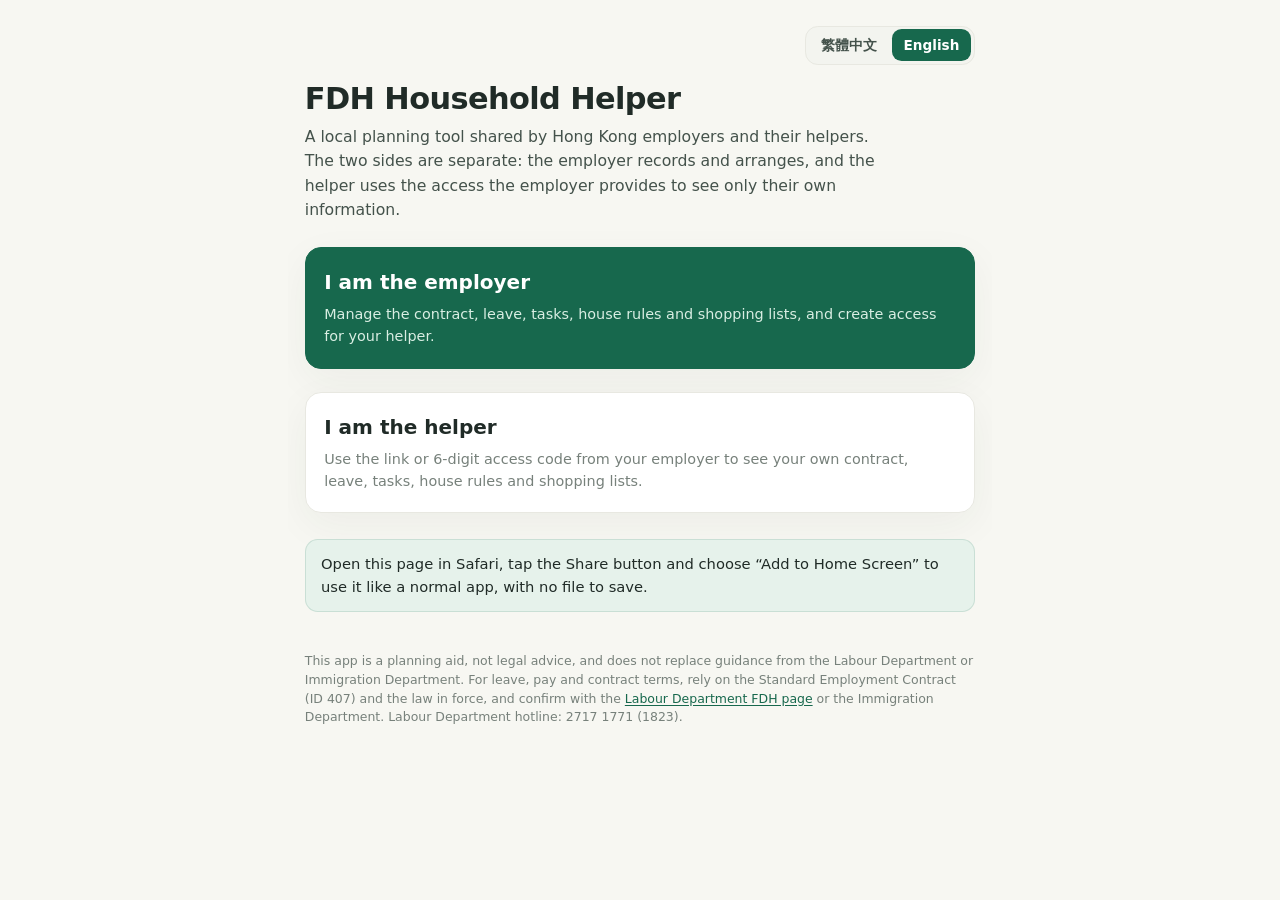
<file: index.html>
<!DOCTYPE html>
<html lang="zh-Hant-HK">
  <head>
    <meta charset="utf-8">
    <meta name="viewport" content="width=device-width, initial-scale=1, viewport-fit=cover">
    <meta name="color-scheme" content="light dark">
    <meta name="theme-color" content="#17684d" media="(prefers-color-scheme: light)">
    <meta name="theme-color" content="#0f3d2e" media="(prefers-color-scheme: dark)">
    <meta name="apple-mobile-web-app-capable" content="yes">
    <meta name="mobile-web-app-capable" content="yes">
    <meta name="apple-mobile-web-app-status-bar-style" content="black-translucent">
    <meta name="apple-mobile-web-app-title" content="僱傭助手">
    <meta name="application-name" content="外傭僱傭助手">
    <meta name="description" content="香港外傭與僱主共用的本機規劃工具：合約、假期、工作安排、工作守則、買餸清單與薪金估算。資料只存在你的裝置上。">
    <meta name="format-detection" content="telephone=no">
    <title>外傭僱傭助手</title>
    <link rel="manifest" href="./manifest.webmanifest">
    <link rel="icon" href="./icons/favicon.svg" type="image/svg+xml">
    <link rel="apple-touch-icon" href="./icons/apple-touch-icon.png">
    <link rel="stylesheet" href="./css/app.css?v=25">
  </head>
  <body>
    <div id="app">
      <p id="boot-msg" style="margin:0;padding:2rem 1.2rem;font-family:system-ui,-apple-system,'Segoe UI',sans-serif;color:#202b27;background:#f7f7f2;min-height:100vh;box-sizing:border-box;">載入中…</p>
      <noscript id="boot-noscript">請開啟 JavaScript 以使用外傭僱傭助手。 / Please enable JavaScript to use FDH Household Helper.</noscript>
    </div>
    <script type="module" src="./js/app.js?v=25"></script>
    <script>
      (function () {
        var T = {
          "zh-Hant": {
            title: "外傭僱傭助手",
            loading: "載入中…",
            fail: "載入唔到。請先按「更新至最新版本」（只會清走舊快取，不會刪除已儲存嘅外傭記錄），或用無痕視窗開啟。請唔好清除此網站嘅資料。",
            update: "更新至最新版本",
            reload: "重新整理"
          },
          en: {
            title: "FDH Household Helper",
            loading: "Loading…",
            fail: "The page could not load. Try “Update to latest version” (it only removes old cached files and does not delete your saved helper records), or open the site in a private window. Please do not clear this site’s data.",
            update: "Update to latest version",
            reload: "Reload"
          }
        };
        var lang = "";
        try {
          var saved = localStorage.getItem("fdh-lang-v1");
          if (saved === "zh-Hant" || saved === "en") lang = saved;
        } catch (e) {}
        if (!lang) {
          var list = [];
          try {
            if (navigator.languages && navigator.languages.length) list = Array.prototype.slice.call(navigator.languages);
            if (navigator.language) list.push(navigator.language);
          } catch (e) {}
          lang = list.length ? "en" : "zh-Hant";
          for (var i = 0; i < list.length; i++) {
            var tag = String(list[i] || "").toLowerCase();
            if (tag.indexOf("zh") === 0 || tag === "yue" || tag.indexOf("yue-") === 0) { lang = "zh-Hant"; break; }
            if (tag === "en" || tag.indexOf("en-") === 0) { lang = "en"; break; }
          }
        }
        var tx = T[lang];
        document.documentElement.lang = lang === "en" ? "en" : "zh-Hant-HK";
        document.title = tx.title;
        var boot = document.getElementById("boot-msg");
        if (boot) boot.textContent = tx.loading;
        function forceUpdate() {
          var jobs = [];
          try {
            if (navigator.serviceWorker && navigator.serviceWorker.getRegistrations) {
              jobs.push(navigator.serviceWorker.getRegistrations().then(function (regs) {
                return Promise.all(regs.map(function (r) { return r.unregister(); }));
              }));
            }
            if (window.caches && caches.keys) {
              jobs.push(caches.keys().then(function (keys) {
                return Promise.all(keys.map(function (k) { return caches.delete(k); }));
              }));
            }
          } catch (e) {}
          Promise.all(jobs).catch(function () {}).then(function () { location.reload(); });
        }
        window.addEventListener("load", function () {
          setTimeout(function () {
            var el = document.getElementById("boot-msg");
            if (!el) return;
            el.textContent = tx.fail;
            var row = document.createElement("div");
            row.style.cssText = "margin-top:1rem;display:flex;gap:.6rem;flex-wrap:wrap";
            function mk(label, fn, primary) {
              var b = document.createElement("button");
              b.type = "button";
              b.textContent = label;
              b.style.cssText = "font:inherit;padding:.65rem 1rem;border-radius:12px;border:1px solid #17684d;cursor:pointer;" + (primary ? "background:#17684d;color:#fff" : "background:#fff;color:#17684d");
              b.addEventListener("click", fn);
              return b;
            }
            row.appendChild(mk(tx.update, forceUpdate, true));
            row.appendChild(mk(tx.reload, function () { location.reload(); }, false));
            el.appendChild(row);
          }, 4000);
        });
      })();
    </script>
  </body>
</html>
</file>
<file: css/app.css>
/* 外傭僱傭助手 — ColorHunt 194350 / FF8882 / FFC2B4 / 9DBEB8 */

/* 外傭僱傭助手 — green palette: #17684d primary, #e6f2eb mint, #f2a65a accent, #b85347 alert */

:root {
  color-scheme: light dark;
  --shell: #17684d;
  --shell-ink: #ffffff;
  --shell-muted: #77817b;
  --bg: #f7f7f2;
  --bg-deep: #efefe8;
  --surface: #ffffff;
  --surface-2: #f3f4ef;
  --ink: #202b27;
  --ink-2: #44524b;
  --ink-3: #77817b;
  --line: #e8e8e1;
  --line-strong: #cfd5cc;
  --pine: #17684d;
  --pine-soft: #e6f2eb;
  --seal: #f2a65a;
  --seal-ink: #9c6928;
  --seal-soft: #fdeedb;
  --brass: #3f7a63;
  --brass-soft: #eaf3ee;
  --ok: #17684d;
  --warn: #9c6928;
  --warn-soft: #fff1df;
  --danger: #b85347;
  --danger-soft: #fbe9e6;
  --shadow: 0 12px 40px rgba(39, 55, 46, 0.05);
  --shadow-sm: 0 1px 2px rgba(39, 55, 46, 0.04), 0 8px 24px rgba(39, 55, 46, 0.04);
  --font-sans: "DM Sans", system-ui, -apple-system, "PingFang HK", "Noto Sans HK", "Microsoft JhengHei", "Segoe UI", Roboto, sans-serif;
  --font-serif: var(--font-sans);
  --font-num: var(--font-sans);
  --radius: 1rem;
  --radius-sm: 0.7rem;
  --tap: 2.85rem;
  --header-h: 3.4rem;
  --tab-h: 3.7rem;
  --safe-t: env(safe-area-inset-top, 0px);
  --safe-b: env(safe-area-inset-bottom, 0px);
  --safe-l: env(safe-area-inset-left, 0px);
  --safe-r: env(safe-area-inset-right, 0px);
  --pad-x: 1.05rem;
  --ease: cubic-bezier(0.22, 1, 0.36, 1);
  --caret: var(--pine);
  --select-bg: #cfe6da;
  --focus: var(--pine);
}

@media (prefers-color-scheme: dark) {
  :root {
    --shell: #2f9a73;
    --shell-ink: #ffffff;
    --shell-muted: #9aa8a0;
    --bg: #0f1a16;
    --bg-deep: #0b1411;
    --surface: #16231e;
    --surface-2: #1c2c26;
    --ink: #eef3ef;
    --ink-2: #c8d3cc;
    --ink-3: #93a29a;
    --line: #26372f;
    --line-strong: #37504a;
    --pine: #6fcaa3;
    --pine-soft: #1b3a2f;
    --seal: #f2a65a;
    --seal-ink: #f2b97d;
    --seal-soft: #3a2b1a;
    --brass: #8fd0b3;
    --brass-soft: #1d3a30;
    --ok: #6fcaa3;
    --warn: #f2b97d;
    --warn-soft: #3a2b1a;
    --danger: #e58a7e;
    --danger-soft: #3a2220;
    --shadow: 0 12px 40px rgba(0, 0, 0, 0.35);
    --shadow-sm: 0 8px 24px rgba(0, 0, 0, 0.3);
    --caret: #6fcaa3;
    --select-bg: #1b3a2f;
    --focus: #6fcaa3;
  }
}

*,
*::before,
*::after {
  box-sizing: border-box;
}

html {
  height: 100%;
  width: 100%;
  max-width: 100%;
  overflow: hidden;
  overscroll-behavior: none;
  -webkit-text-size-adjust: 100%;
  text-size-adjust: 100%;
}

body {
  margin: 0;
  width: 100%;
  max-width: 100%;
  min-height: 100%;
  min-height: 100dvh;
  font-family: var(--font-sans);
  font-size: 1.02rem;
  line-height: 1.55;
  color: var(--ink);
  background: var(--bg);
  overflow: hidden;
  overscroll-behavior: none;
  touch-action: pan-y;
  caret-color: var(--caret);
}

::selection {
  background: var(--select-bg);
  color: var(--ink);
}

:focus-visible {
  outline: 0.16rem solid var(--focus);
  outline-offset: 0.16rem;
}

a {
  color: var(--pine);
  text-underline-offset: 0.18em;
}

input,
textarea,
select,
button {
  font: inherit;
  color: inherit;
  caret-color: var(--caret);
}

button {
  appearance: none;
  -webkit-appearance: none;
  border: 0;
  background: none;
  cursor: pointer;
}

#app {
  position: relative;
  z-index: 1;
  width: 100%;
  max-width: 44rem;
  height: 100dvh;
  display: flex;
  flex-direction: column;
  margin: 0 auto;
  overflow-x: hidden;
  min-width: 0;
}

/* ----- Shell ----- */

.app-header {
  flex: 0 0 auto;
  display: flex;
  align-items: center;
  gap: 0.7rem;
  min-height: calc(var(--header-h) + var(--safe-t));
  padding: calc(0.5rem + var(--safe-t)) max(var(--pad-x), var(--safe-l)) 0.55rem
    max(var(--pad-x), var(--safe-r));
  background: var(--shell);
  color: var(--shell-ink);
  cursor: pointer;
}

.brand {
  display: flex;
  align-items: center;
  gap: 0.7rem;
  min-width: 0;
  flex: 1;
  text-decoration: none;
  color: inherit;
}

.brand-mark {
  width: 2.2rem;
  height: 2.2rem;
  border-radius: 0.4rem;
  background: color-mix(in srgb, var(--shell-ink) 10%, transparent);
  color: var(--shell-ink);
  display: grid;
  place-items: center;
  font-family: var(--font-serif);
  font-size: 1.12rem;
  font-weight: 700;
  flex: 0 0 auto;
  box-shadow: inset 0 0 0 1px color-mix(in srgb, var(--shell-ink) 28%, transparent);
}

.brand-text {
  min-width: 0;
}

.brand-text strong {
  display: block;
  font-family: var(--font-serif);
  font-weight: 700;
  font-size: 1.08rem;
  letter-spacing: 0.04em;
  line-height: 1.2;
}

.brand-text span {
  display: block;
  color: var(--shell-muted);
  font-size: 0.75rem;
  line-height: 1.35;
}

.header-actions {
  display: flex;
  align-items: center;
  gap: 0.2rem;
}

.icon-btn {
  width: var(--tap);
  height: var(--tap);
  display: grid;
  place-items: center;
  border-radius: 999px;
  color: inherit;
}

.icon-btn:hover {
  background: color-mix(in srgb, var(--shell-ink) 10%, transparent);
}

.app-header .icon-btn {
  color: var(--shell-ink);
}

.icon-wrap {
  position: relative;
  display: grid;
  place-items: center;
}

.badge {
  position: absolute;
  top: -0.3rem;
  right: -0.4rem;
  min-width: 1.15rem;
  height: 1.15rem;
  padding: 0 0.28rem;
  border-radius: 999px;
  background: var(--danger);
  color: #ffffff;
  font-size: 0.65rem;
  font-weight: 700;
  display: grid;
  place-items: center;
  font-variant-numeric: tabular-nums;
}

.main {
  flex: 1 1 auto;
  min-width: 0;
  overflow-x: hidden;
  overflow-y: auto;
  overscroll-behavior-x: none;
  -webkit-overflow-scrolling: touch;
  padding: 1rem max(var(--pad-x), var(--safe-l)) 1.4rem max(var(--pad-x), var(--safe-r));
  scrollbar-color: var(--line-strong) transparent;
}

.main::-webkit-scrollbar {
  width: 0.4rem;
}
.main::-webkit-scrollbar-thumb {
  background: var(--line-strong);
  border-radius: 999px;
}

.tabbar {
  flex: 0 0 auto;
  display: grid;
  grid-template-columns: repeat(var(--tab-cols, 5), minmax(0, 1fr));
  gap: 0;
  overflow-x: hidden;
  padding: 0.25rem max(0.3rem, var(--safe-l)) calc(0.25rem + var(--safe-b)) max(0.3rem, var(--safe-r));
  background: var(--shell);
  color: var(--shell-ink);
}

.tab-btn {
  min-height: var(--tab-h);
  display: flex;
  flex-direction: column;
  align-items: center;
  justify-content: center;
  gap: 0.15rem;
  color: var(--shell-muted);
  font-size: 0.68rem;
  letter-spacing: 0.04em;
  border-radius: 0.7rem;
}

.tab-btn[aria-current="page"] {
  color: var(--shell-ink);
  background: color-mix(in srgb, var(--shell-ink) 14%, transparent);
}

.tab-btn[aria-current="page"] .icon-wrap {
  color: var(--shell-ink);
}

/* ----- Type ----- */

.screen-title {
  font-family: var(--font-serif);
  font-weight: 700;
  font-size: clamp(1.65rem, 6.2vw, 2.15rem);
  letter-spacing: -0.02em;
  line-height: 1.2;
  margin: 0.15rem 0 0.45rem;
}

.lede {
  margin: 0 0 1.15rem;
  color: var(--ink-2);
  font-size: 0.98rem;
  max-width: 36rem;
}

h2 {
  font-family: var(--font-serif);
  font-size: 1.18rem;
  font-weight: 700;
  letter-spacing: 0.01em;
  margin: 0;
}

.section {
  margin: 1.5rem 0 0;
}

.section-head {
  display: flex;
  align-items: baseline;
  justify-content: space-between;
  gap: 0.75rem;
  margin: 0 0 0.55rem;
}

.section-head h2 {
  margin-bottom: 0;
}

.muted,
.tiny.muted {
  color: var(--ink-3);
}

.tiny {
  font-size: 0.8rem;
  line-height: 1.45;
}

.num {
  font-family: var(--font-num);
  font-variant-numeric: tabular-nums;
  letter-spacing: -0.02em;
}

/* ----- Controls ----- */

.btn,
.chip,
.select-btn {
  font: inherit;
  color: inherit;
  appearance: none;
  -webkit-appearance: none;
  border: 0;
  background: none;
  cursor: pointer;
}

.btn {
  display: inline-flex;
  align-items: center;
  justify-content: center;
  gap: 0.4rem;
  min-height: var(--tap);
  padding: 0.5rem 1.15rem;
  border-radius: 999px;
  background: var(--shell);
  color: var(--shell-ink);
  font-weight: 650;
  letter-spacing: 0.02em;
  text-decoration: none;
}

.btn:hover {
  filter: brightness(1.08);
}

.btn.secondary {
  background: var(--surface);
  color: var(--ink);
  box-shadow: inset 0 0 0 1px var(--line-strong);
}

.btn.ghost {
  background: transparent;
  color: var(--pine);
  box-shadow: inset 0 0 0 1px color-mix(in srgb, var(--pine) 35%, var(--line));
}

.btn.danger {
  background: var(--danger-soft);
  color: var(--danger);
  box-shadow: none;
}

.btn:disabled {
  opacity: 0.45;
  cursor: not-allowed;
  filter: none;
}

.btn-row {
  display: flex;
  flex-wrap: wrap;
  gap: 0.55rem;
  margin-top: 1rem;
}

.linkish {
  color: var(--pine);
  font-weight: 650;
  min-height: 2.4rem;
  padding: 0 0.2rem;
}

.chip-row {
  display: flex;
  flex-wrap: wrap;
  gap: 0.4rem;
}

.chip {
  min-height: 2.4rem;
  padding: 0.3rem 0.8rem;
  border-radius: 999px;
  background: var(--surface);
  box-shadow: inset 0 0 0 1px var(--line);
  color: var(--ink-2);
  font-size: 0.9rem;
}

.chip.is-on,
.chip[aria-pressed="true"] {
  background: var(--shell);
  color: var(--shell-ink);
  box-shadow: none;
}

.tag {
  display: inline-flex;
  align-items: center;
  min-height: 1.4rem;
  padding: 0.05rem 0.45rem;
  border-radius: 0.3rem;
  background: var(--surface-2);
  color: var(--ink-2);
  font-size: 0.72rem;
  letter-spacing: 0.02em;
}

.tag.paid,
.tag.ok {
  background: var(--pine-soft);
  color: var(--ok);
}
.tag.unpaid {
  background: var(--warn-soft);
  color: var(--warn);
}
.tag.extra,
.tag.brass {
  background: var(--brass-soft);
  color: var(--brass);
}
.tag.seal,
.tag.rest {
  background: var(--seal-soft);
  color: var(--seal);
}

/* ----- Cards / rows ----- */

.card {
  background: var(--surface);
  border-radius: var(--radius);
  padding: 1rem 1.05rem;
  box-shadow: var(--shadow-sm);
}

.row {
  display: flex;
  align-items: center;
  gap: 0.8rem;
  width: 100%;
  text-align: left;
  padding: 0.75rem 0;
  min-height: var(--tap);
  background: none;
  color: inherit;
  border: 0;
  border-bottom: 1px solid var(--line);
}

.card > .row:first-child,
.card > .swipe-row:first-child .row {
  padding-top: 0.15rem;
}
.card > .row:last-child,
.card > .swipe-row:last-child .row {
  border-bottom: 0;
  padding-bottom: 0.15rem;
}

.row .title {
  font-weight: 650;
}
.row .sub {
  color: var(--ink-3);
  font-size: 0.82rem;
  margin-top: 0.15rem;
}
.row .grow {
  flex: 1;
  min-width: 0;
}

.status-pill {
  display: inline-flex;
  align-items: center;
  min-height: 1.5rem;
  padding: 0 0.55rem;
  border-radius: 999px;
  background: var(--pine-soft);
  color: var(--ok);
  font-size: 0.75rem;
  font-weight: 650;
  white-space: nowrap;
}
.status-pill.warn,
.status-pill.watch,
.status-pill.soon {
  background: var(--warn-soft);
  color: var(--warn);
}
.status-pill.danger,
.status-pill.expired,
.status-pill.critical {
  background: var(--danger-soft);
  color: var(--danger);
}

.helper-switcher {
  display: flex;
  gap: 0.4rem;
  max-width: 100%;
  min-width: 0;
  overflow-x: auto;
  overflow-y: hidden;
  overscroll-behavior-x: contain;
  margin: 0 0 0.85rem;
  padding-bottom: 0.15rem;
  -webkit-overflow-scrolling: touch;
}

.helper-pill {
  flex: 0 0 auto;
  min-height: 2.35rem;
  padding: 0.3rem 0.85rem;
  border-radius: 999px;
  background: var(--surface);
  box-shadow: inset 0 0 0 1px var(--line);
  color: var(--ink-2);
  font-size: 0.9rem;
}

.helper-pill[aria-current="true"] {
  background: var(--shell);
  color: var(--shell-ink);
  box-shadow: none;
}

/* Contract rail — not a vanity metric tile */
.contract-rail {
  background: var(--surface);
  border-radius: var(--radius);
  padding: 1.05rem 1.1rem 1.15rem;
  box-shadow: var(--shadow-sm);
}

.contract-rail .rail-status {
  margin-bottom: 0.7rem;
}

.rail {
  display: grid;
  grid-template-columns: 1fr auto 1fr;
  gap: 0.4rem;
  align-items: end;
  font-size: 0.8rem;
  color: var(--ink-3);
}

.rail strong {
  display: block;
  color: var(--ink);
  font-size: 0.92rem;
  font-weight: 650;
  font-variant-numeric: tabular-nums;
  margin-top: 0.1rem;
}

.rail .mid {
  text-align: center;
}

.rail .end {
  text-align: right;
}

.rail-track {
  grid-column: 1 / -1;
  height: 0.28rem;
  background: var(--surface-2);
  border-radius: 999px;
  margin: 0.15rem 0 0.35rem;
  overflow: hidden;
}

.rail-track > span {
  display: block;
  height: 100%;
  background: var(--pine);
  border-radius: inherit;
}

.rail-note {
  margin: 0.7rem 0 0;
  font-size: 0.9rem;
  color: var(--ink-2);
}

.entry-grid {
  display: grid;
  grid-template-columns: 1fr;
  gap: 0.65rem;
}

.entry {
  display: flex;
  align-items: center;
  gap: 0.85rem;
  min-height: 4.4rem;
  padding: 0.85rem 1rem;
  border-radius: var(--radius);
  background: var(--surface);
  box-shadow: var(--shadow-sm);
  text-align: left;
  color: inherit;
  width: 100%;
}

.entry .mark {
  width: 2.35rem;
  height: 2.35rem;
  border-radius: 0.45rem;
  display: grid;
  place-items: center;
  background: var(--pine-soft);
  color: var(--pine);
  flex: 0 0 auto;
}

.entry.rules .mark {
  background: var(--brass-soft);
  color: var(--brass);
}

.entry.shop .mark {
  background: var(--seal-soft);
  color: var(--seal);
}

.entry .txt {
  min-width: 0;
  flex: 1;
}

.entry strong {
  display: block;
  font-family: var(--font-serif);
  font-size: 1.12rem;
  font-weight: 700;
}

.entry span {
  display: block;
  color: var(--ink-3);
  font-size: 0.82rem;
  margin-top: 0.12rem;
}

.fact-list {
  display: grid;
  gap: 0.75rem;
  margin: 0.75rem 0 0;
}

.fact {
  padding-top: 0.75rem;
  border-top: 1px solid var(--line);
}

.fact .k {
  color: var(--ink-3);
  font-size: 0.78rem;
  margin-bottom: 0.15rem;
}

.fact .v {
  font-weight: 650;
  font-variant-numeric: tabular-nums;
}

.note-box {
  background: var(--pine-soft);
  color: var(--ink);
  border-radius: var(--radius-sm);
  padding: 0.85rem 0.95rem;
  font-size: 0.92rem;
}

.note-box.warn {
  background: var(--warn-soft);
}

.note-box.danger {
  background: var(--danger-soft);
}

.disclaimer {
  margin: 1.6rem 0 0.4rem;
  font-size: 0.78rem;
  color: var(--ink-3);
  line-height: 1.5;
}

.empty {
  text-align: left;
  padding: 1.4rem 0 1rem;
}

.empty .icon {
  color: var(--pine);
  margin-bottom: 0.6rem;
}

/* ----- Calendar (signature: vermilion seal) ----- */

.month-nav {
  display: flex;
  align-items: center;
  justify-content: space-between;
  gap: 0.4rem;
  margin-bottom: 0.4rem;
}

.month-nav strong {
  font-family: var(--font-serif);
  font-size: 1.05rem;
}

.month-nav .icon-btn {
  color: var(--ink);
}

.cal {
  display: grid;
  grid-template-columns: repeat(7, 1fr);
  gap: 0.18rem 0.12rem;
  text-align: center;
}

.cal .dow {
  font-size: 0.7rem;
  color: var(--ink-3);
  padding: 0.2rem 0 0.35rem;
}

.cal .day {
  aspect-ratio: 1;
  min-height: 2.55rem;
  border-radius: 0.45rem;
  display: grid;
  place-items: center;
  position: relative;
  font-variant-numeric: tabular-nums;
  background: none;
  color: inherit;
  border: 0;
  padding: 0;
}

.cal .day.out {
  visibility: hidden;
}

.cal .day.is-today {
  box-shadow: inset 0 0 0 1.5px var(--ink);
}

.cal .day.is-sh {
  background: var(--pine-soft);
}

.cal .day.is-gh {
  background: var(--brass-soft);
}

.cal .day.is-rest::after,
.cal .day.is-annual::after {
  content: "";
  position: absolute;
  width: 0.42rem;
  height: 0.42rem;
  left: 50%;
  bottom: 0.16rem;
  border-radius: 0.08rem;
  background: var(--seal);
  opacity: 0.95;
  transform: translateX(-50%) rotate(10deg);
  box-shadow: 0 0.1rem 0.25rem color-mix(in srgb, var(--seal) 35%, transparent);
  animation: seal-set 0.45s var(--ease);
}

.cal .day.is-annual::after {
  background: var(--brass);
  border-radius: 999px;
  transform: translateX(-50%);
}

.cal .day.is-rest {
  color: var(--seal-ink);
  font-weight: 700;
}

.cal.is-interactive .day {
  cursor: pointer;
  box-shadow: inset 0 0 0 1px var(--line);
}

.cal.is-interactive .day:hover,
.cal.is-interactive .day:focus-visible {
  background: var(--seal-soft);
}

@keyframes seal-set {
  from {
    transform: translateX(-50%) rotate(10deg) scale(1.6);
    opacity: 0;
    filter: blur(2px);
  }
  to {
    transform: translateX(-50%) rotate(10deg) scale(1);
    opacity: 0.95;
    filter: blur(0);
  }
}

@media (prefers-reduced-motion: reduce) {
  .cal .day.is-rest::after,
  .cal .day.is-annual::after {
    animation: none;
  }
}

.cal-legend {
  display: flex;
  flex-wrap: wrap;
  gap: 0.7rem;
  margin: 0.7rem 0 0;
  font-size: 0.78rem;
  color: var(--ink-3);
}

.cal-legend i {
  display: inline-block;
  width: 0.7rem;
  height: 0.7rem;
  border-radius: 0.15rem;
  margin-right: 0.28rem;
  vertical-align: -0.05rem;
  background: var(--pine-soft);
}

.cal-legend i.seal {
  background: var(--seal);
}
.cal-legend i.brass {
  background: var(--brass);
}
.cal-legend i.today {
  box-shadow: inset 0 0 0 1.5px var(--ink);
  background: transparent;
}

.holiday-item {
  display: grid;
  grid-template-columns: 3.1rem 1fr auto;
  gap: 0.75rem;
  align-items: start;
  padding: 0.75rem 0;
  border-bottom: 1px solid var(--line);
}

.holiday-item:last-child {
  border-bottom: 0;
}

.date-block {
  text-align: center;
  background: var(--surface-2);
  border-radius: 0.5rem;
  padding: 0.3rem 0.15rem;
}

.date-block .m {
  font-size: 0.68rem;
  color: var(--ink-3);
}

.date-block .d {
  font-family: var(--font-serif);
  font-size: 1.2rem;
  font-weight: 700;
  font-variant-numeric: tabular-nums;
  line-height: 1.1;
}

/* ----- Forms ----- */

.field {
  display: flex;
  flex-direction: column;
  gap: 0.3rem;
  margin: 0 0 0.9rem;
}

.field > span,
.field > label,
legend.lbl {
  font-size: 0.88rem;
  font-weight: 650;
}

.hint {
  display: block;
  font-weight: 400;
  color: var(--ink-3);
  font-size: 0.8rem;
  margin-top: 0.15rem;
}

input[type="text"],
input[type="tel"],
input[type="number"],
input[type="date"],
input[type="time"],
input[type="month"],
input[type="password"],
input[type="search"],
textarea,
select {
  width: 100%;
  max-width: 100%;
  min-width: 0;
  min-height: var(--tap);
  padding: 0.5rem 0.8rem;
  border: 0;
  border-radius: var(--radius-sm);
  background: var(--surface);
  box-shadow: inset 0 0 0 1px var(--line);
  color: var(--ink);
}

textarea {
  min-height: 6.5rem;
  resize: vertical;
  line-height: 1.5;
  padding-top: 0.7rem;
}

input::placeholder,
textarea::placeholder {
  color: color-mix(in srgb, var(--ink-3) 88%, var(--ink));
  opacity: 1;
}

.switch-field {
  display: flex;
  align-items: center;
  justify-content: space-between;
  gap: 0.8rem;
  padding: 0.7rem 0;
  border-top: 1px solid var(--line);
}

.switch-field:first-child {
  border-top: 0;
  padding-top: 0;
}

.switch {
  position: relative;
  width: 3rem;
  height: 1.85rem;
  flex: 0 0 auto;
}

.switch input {
  position: absolute;
  inset: 0;
  opacity: 0;
  width: 100%;
  height: 100%;
  margin: 0;
}

.switch span {
  display: block;
  width: 100%;
  height: 100%;
  border-radius: 999px;
  background: var(--line-strong);
  transition: background 0.2s var(--ease);
}

.switch span::after {
  content: "";
  position: absolute;
  width: 1.45rem;
  height: 1.45rem;
  top: 0.2rem;
  left: 0.2rem;
  border-radius: 50%;
  background: var(--surface);
  transition: transform 0.2s var(--ease);
}

.switch input:checked + span {
  background: var(--pine);
}

.switch input:checked + span::after {
  transform: translateX(1.15rem);
}

.switch input:focus-visible + span {
  outline: 0.16rem solid var(--focus);
  outline-offset: 0.16rem;
}

.weekday-picks {
  display: grid;
  grid-template-columns: repeat(7, 1fr);
  gap: 0.28rem;
}

.weekday-picks label {
  display: grid;
  place-items: center;
  min-height: 2.55rem;
  border-radius: 0.5rem;
  background: var(--surface);
  box-shadow: inset 0 0 0 1px var(--line);
  font-size: 0.82rem;
}

.weekday-picks input {
  position: absolute;
  opacity: 0;
  pointer-events: none;
}

.weekday-picks input:checked + span,
.weekday-picks label:has(input:checked) {
  background: var(--shell);
  color: var(--shell-ink);
  box-shadow: none;
}

/* ----- Role / onboard ----- */

.role-screen {
  min-height: 100%;
  display: flex;
  flex-direction: column;
  padding: 0.4rem 0 1rem;
}

.role-screen .screen-title {
  margin-top: 0.6rem;
}

.role-choice {
  display: grid;
  gap: 0.75rem;
  margin-top: 0.4rem;
}

.role-card {
  display: block;
  width: 100%;
  text-align: left;
  padding: 1.2rem 1.15rem 1.25rem;
  border-radius: calc(var(--radius) + 0.1rem);
  background: var(--surface);
  box-shadow: var(--shadow-sm);
  color: inherit;
  min-height: 6.2rem;
}

.role-card.employer {
  background: var(--shell);
  color: var(--shell-ink);
  box-shadow: var(--shadow);
}

.role-card .who {
  font-family: var(--font-serif);
  font-size: 1.45rem;
  font-weight: 700;
  display: block;
  margin-bottom: 0.3rem;
}

.role-card p {
  margin: 0;
  font-size: 0.9rem;
  color: var(--ink-3);
}

.role-card.employer p {
  color: var(--shell-muted);
}

.pin-boxes input {
  font-size: 1.45rem;
  letter-spacing: 0.35em;
  text-align: center;
  font-variant-numeric: tabular-nums;
  font-family: var(--font-num);
}

.share-pin {
  font-family: var(--font-num);
  font-variant-numeric: tabular-nums;
  font-size: 2.1rem;
  letter-spacing: 0.28em;
  font-weight: 700;
  text-align: center;
  padding: 0.6rem 0 0.2rem;
}

.share-box textarea {
  min-height: 8rem;
  font-size: 0.82rem;
  word-break: break-all;
}

/* ----- Shop ----- */

.shop-item {
  display: grid;
  grid-template-columns: 4.4rem 1fr;
  gap: 0.8rem;
  padding: 0.85rem 0;
  border-bottom: 1px solid var(--line);
  align-items: start;
}

.shop-item:last-child,
.swipe-row:last-child .shop-item {
  border-bottom: 0;
}

.thumb {
  width: 4.4rem;
  height: 4.4rem;
  border-radius: 0.55rem;
  object-fit: cover;
  background: var(--surface-2);
  display: grid;
  place-items: center;
  color: var(--ink-3);
  overflow: hidden;
}

.thumb img {
  width: 100%;
  height: 100%;
  object-fit: cover;
}

.price-hint {
  font-size: 0.8rem;
  color: var(--brass);
  margin-top: 0.2rem;
}

.photo-btn {
  width: 4.4rem;
  height: 4.4rem;
  border-radius: 0.55rem;
  background: var(--surface-2);
  color: var(--ink-2);
  display: grid;
  place-items: center;
  overflow: hidden;
}

.photo-btn img {
  width: 100%;
  height: 100%;
  object-fit: cover;
}

/* ----- Sheets, toast ----- */

.sheet-back {
  position: fixed;
  inset: 0;
  background: color-mix(in srgb, var(--ink) 38%, transparent);
  z-index: 8;
  border: 0;
}

.sheet {
  position: fixed;
  left: 0;
  right: 0;
  bottom: 0;
  width: 100%;
  max-width: min(44rem, 100%);
  margin: 0 auto;
  max-height: min(88dvh, 44rem);
  overflow-x: hidden;
  overflow-y: auto;
  overscroll-behavior-x: none;
  touch-action: pan-y;
  min-width: 0;
  background: var(--bg);
  border-radius: 1.15rem 1.15rem 0 0;
  padding: 0.7rem var(--pad-x) calc(1.1rem + var(--safe-b));
  z-index: 9;
  box-shadow: 0 -0.8rem 2rem rgba(20, 33, 30, 0.18);
}

.sheet-handle {
  width: 2.4rem;
  height: 0.28rem;
  border-radius: 999px;
  background: var(--line-strong);
  margin: 0.15rem auto 0.7rem;
}

.sheet h2 {
  margin: 0 0 0.8rem;
}

.toast {
  position: fixed;
  left: 50%;
  bottom: calc(var(--tab-h) + var(--safe-b) + 0.8rem);
  transform: translateX(-50%);
  background: var(--shell);
  color: var(--shell-ink);
  padding: 0.65rem 1rem;
  border-radius: 999px;
  font-size: 0.9rem;
  z-index: 12;
  max-width: min(92vw, 28rem);
  box-shadow: var(--shadow);
}

.pay-total {
  font-family: var(--font-serif);
  font-size: 1.8rem;
  font-weight: 700;
  font-variant-numeric: tabular-nums;
  letter-spacing: -0.03em;
}

.guide-block {
  padding: 1rem 0;
  border-top: 1px solid var(--line);
}

.guide-block:first-child {
  border-top: 0;
  padding-top: 0;
}

.guide-block h3 {
  font-family: var(--font-serif);
  font-size: 1.08rem;
  margin: 0 0 0.4rem;
}

.back-row {
  margin: 0 0 0.4rem;
}

.error-state {
  padding: 1.2rem 0;
}

@media (min-width: 720px) {
  .entry-grid {
    grid-template-columns: 1fr 1fr;
  }
  .entry.shop {
    grid-column: 1 / -1;
  }
}


/* ======================================================================
   v8 layout — ChatGPT-style dashboard: sidebar (desktop), topbar, stat cards
   ====================================================================== */

html,
body {
  overflow-x: hidden;
}

.shell {
  display: flex;
  flex-direction: column;
  flex: 1 1 auto;
  min-height: 0;
  min-width: 0;
  width: 100%;
  max-width: 100%;
  overflow-x: hidden;
}

.content-col {
  display: flex;
  flex-direction: column;
  flex: 1 1 auto;
  min-height: 0;
  min-width: 0;
  max-width: 100%;
}

.main-inner {
  width: 100%;
  max-width: 100%;
  min-width: 0;
}

.sidebar {
  display: none;
}

/* Topbar / header (mobile: brand + bell; desktop: crumb + date + avatar) */
.app-header {
  background: var(--bg);
  color: var(--ink);
  border-bottom: 1px solid var(--line);
  min-height: calc(3.5rem + var(--safe-t));
}

.app-header .icon-btn {
  color: var(--ink-2);
}

.app-header .icon-btn:hover {
  background: var(--pine-soft);
}

.brand-mark {
  background: var(--pine);
  color: #fff;
  border-radius: 0.8rem;
  box-shadow: none;
  font-weight: 700;
}

.brand-text strong {
  font-weight: 700;
  font-size: 1rem;
  letter-spacing: 0;
}

.brand-text span {
  color: var(--ink-3);
  font-size: 0.72rem;
}

.crumb,
.top-date {
  display: none;
}

.avatar {
  width: 2.1rem;
  height: 2.1rem;
  border-radius: 50%;
  background: var(--pine-soft);
  color: var(--pine);
  font-weight: 700;
  display: grid;
  place-items: center;
  font-size: 0.9rem;
  flex: 0 0 auto;
}

.header-actions {
  gap: 0.5rem;
}

/* Bottom tab bar */
.tabbar {
  background: var(--surface);
  color: var(--ink-3);
  border-top: 1px solid var(--line);
}

.tab-btn {
  color: var(--ink-3);
  font-size: 0.68rem;
  letter-spacing: 0;
  min-height: var(--tab-h);
  border-radius: 0.8rem;
  margin: 0.15rem 0.12rem;
}

.tab-btn[aria-current="page"] {
  background: var(--pine-soft);
  color: var(--pine);
  font-weight: 700;
}

.tab-btn[aria-current="page"] .icon-wrap {
  color: var(--pine);
}

/* Type */
.screen-title {
  font-weight: 700;
  letter-spacing: -0.02em;
  font-size: clamp(1.45rem, 5.4vw, 1.9rem);
}

h2 {
  font-size: 1.02rem;
  font-weight: 700;
  letter-spacing: 0;
}

.eyebrow {
  text-transform: uppercase;
  letter-spacing: 0.12em;
  color: var(--pine);
  font-weight: 700;
  font-size: 0.68rem;
  margin: 0 0 0.35rem;
}

.welcome {
  display: flex;
  justify-content: space-between;
  align-items: flex-end;
  gap: 0.8rem;
  flex-wrap: wrap;
  margin: 0 0 1rem;
}

.welcome .lede {
  margin-bottom: 0;
}

/* Controls */
.btn {
  border-radius: 0.8rem;
  background: var(--pine);
  color: #fff;
  letter-spacing: 0;
  box-shadow: 0 4px 10px rgba(23, 104, 77, 0.16);
}

.btn:hover {
  filter: none;
  background: #10563e;
}

.btn.secondary {
  background: var(--surface);
  color: var(--ink);
  box-shadow: inset 0 0 0 1px var(--line);
}

.btn.secondary:hover {
  background: var(--surface-2);
}

.btn.ghost {
  color: var(--pine);
}

.btn.danger {
  background: var(--danger-soft);
  color: var(--danger);
  box-shadow: none;
}

.btn.small {
  min-height: 2.2rem;
  padding: 0.25rem 0.8rem;
  font-size: 0.85rem;
  box-shadow: none;
}

.chip {
  background: var(--surface);
  box-shadow: inset 0 0 0 1px var(--line);
  border-radius: 0.7rem;
}

.chip.small {
  min-height: 2.1rem;
  padding: 0.2rem 0.7rem;
  font-size: 0.85rem;
}

.chip.is-on,
.chip[aria-pressed="true"] {
  background: var(--pine);
  color: #fff;
}

.helper-pill {
  background: var(--surface);
  border-radius: 0.7rem;
}

.helper-pill[aria-current="true"] {
  background: var(--pine-soft);
  color: var(--pine);
  font-weight: 700;
  box-shadow: inset 0 0 0 1px color-mix(in srgb, var(--pine) 30%, transparent);
}

.weekday-picks input:checked + span,
.weekday-picks label:has(input:checked) {
  background: var(--pine);
  color: #fff;
}

/* Cards */
.card,
.panel,
.stat,
.contract-rail,
.entry,
.role-card {
  background: var(--surface);
  border: 1px solid var(--line);
  border-radius: var(--radius);
  box-shadow: var(--shadow);
}

.panel {
  padding: 1.1rem 1.1rem 1.15rem;
  margin: 0 0 0.9rem;
  min-width: 0;
}

.panel-title {
  display: flex;
  justify-content: space-between;
  align-items: center;
  gap: 0.6rem;
  flex-wrap: wrap;
  margin: 0 0 0.9rem;
}

.panel-title h2 {
  margin: 0;
}

.panel-title .sub {
  display: block;
  color: var(--ink-3);
  font-size: 0.78rem;
  font-weight: 400;
  margin-top: 0.1rem;
}

.year-bar {
  display: flex;
  gap: 0.35rem;
  flex-wrap: wrap;
  align-items: center;
}

.stat-grid {
  display: grid;
  grid-template-columns: repeat(2, minmax(0, 1fr));
  gap: 0.7rem;
  margin: 0 0 0.9rem;
}

.stat {
  display: block;
  width: 100%;
  text-align: left;
  padding: 0.95rem 1rem;
  color: inherit;
  min-width: 0;
}

.stat.is-link {
  cursor: pointer;
}

.stat.is-link:hover {
  border-color: color-mix(in srgb, var(--pine) 35%, var(--line));
}

.stat-head {
  display: flex;
  justify-content: space-between;
  align-items: center;
  gap: 0.4rem;
  color: var(--ink-3);
  font-size: 0.76rem;
}

.stat-icon {
  width: 1.7rem;
  height: 1.7rem;
  border-radius: 0.55rem;
  background: var(--surface-2);
  color: var(--ink-2);
  display: grid;
  place-items: center;
  flex: 0 0 auto;
}

.stat-value {
  font-size: 1.45rem;
  font-weight: 700;
  letter-spacing: -0.02em;
  margin-top: 0.6rem;
  font-variant-numeric: tabular-nums;
  overflow-wrap: anywhere;
  line-height: 1.2;
}

.stat-value small {
  font-size: 0.8rem;
  font-weight: 500;
  color: var(--ink-3);
  margin-left: 0.25rem;
  letter-spacing: 0;
}

.stat-foot {
  color: var(--ink-3);
  font-size: 0.74rem;
  margin-top: 0.25rem;
  line-height: 1.4;
}

.stat-foot.green {
  color: var(--pine);
  font-weight: 600;
}

.grid2 {
  display: grid;
  grid-template-columns: minmax(0, 1fr);
  gap: 0.9rem;
}

.profile {
  display: flex;
  align-items: center;
  gap: 0.8rem;
  padding: 0.8rem;
  background: var(--surface-2);
  border-radius: 0.8rem;
  margin-bottom: 0.4rem;
  flex-wrap: wrap;
}

.profile-img {
  width: 3.2rem;
  height: 3.2rem;
  border-radius: 0.9rem;
  background: var(--pine-soft);
  color: var(--pine);
  font-weight: 700;
  font-size: 1.4rem;
  display: grid;
  place-items: center;
  flex: 0 0 auto;
}

.profile-info {
  flex: 1 1 8rem;
  min-width: 0;
}

.profile-info strong {
  display: block;
  font-size: 1rem;
}

.profile-info div {
  color: var(--ink-3);
  font-size: 0.78rem;
  margin-top: 0.15rem;
}

.detail-row {
  display: flex;
  justify-content: space-between;
  gap: 1rem;
  padding: 0.7rem 0.15rem;
  border-bottom: 1px solid var(--line);
  font-size: 0.88rem;
}

.detail-row:last-child {
  border-bottom: 0;
}

.detail-row span {
  color: var(--ink-3);
  flex: 0 0 auto;
}

.detail-row strong {
  text-align: right;
  font-weight: 650;
  min-width: 0;
  overflow-wrap: anywhere;
}

.timeline {
  display: grid;
}

.event {
  display: grid;
  grid-template-columns: 3.4rem 0.9rem minmax(0, 1fr);
  gap: 0.55rem;
  align-items: start;
  text-align: left;
  width: 100%;
  padding: 0.35rem 0 0.8rem;
  color: inherit;
}

.event-date {
  text-align: right;
  color: var(--ink-3);
  font-size: 0.72rem;
  padding-top: 0.12rem;
}

.dotcol {
  position: relative;
  display: flex;
  justify-content: center;
}

.dotcol::after {
  content: "";
  position: absolute;
  top: 0.9rem;
  bottom: -0.9rem;
  width: 1px;
  background: var(--line);
}

.event:last-child .dotcol::after {
  display: none;
}

.dot {
  width: 0.65rem;
  height: 0.65rem;
  border-radius: 50%;
  background: #83b697;
  border: 2px solid var(--pine-soft);
  margin-top: 0.3rem;
  z-index: 1;
}

.dot.warn {
  background: var(--seal);
  border-color: var(--seal-soft);
}

.event-txt strong {
  display: block;
  font-size: 0.86rem;
}

.event-txt span {
  display: block;
  color: var(--ink-3);
  font-size: 0.76rem;
  line-height: 1.5;
  margin-top: 0.2rem;
}

.holiday-tiles {
  display: grid;
  grid-template-columns: repeat(2, minmax(0, 1fr));
  gap: 0.55rem;
}

.h-tile {
  padding: 0.65rem 0.75rem;
  background: var(--surface-2);
  border: 1px solid var(--line);
  border-radius: 0.7rem;
  min-width: 0;
}

.h-tile time {
  display: block;
  color: var(--pine);
  font-weight: 700;
  font-size: 0.78rem;
}

.h-tile em {
  display: block;
  font-style: normal;
  color: var(--ink-3);
  font-size: 0.68rem;
  margin: 0.1rem 0 0.25rem;
}

.h-tile span {
  font-size: 0.8rem;
  line-height: 1.4;
  display: block;
  overflow-wrap: anywhere;
}

/* Entry cards, status, notes */
.entry strong {
  font-size: 1rem;
}

.entry .mark,
.entry.rules .mark,
.entry.shop .mark {
  background: var(--pine-soft);
  color: var(--pine);
  border-radius: 0.7rem;
}

.note-box {
  background: var(--pine-soft);
  border: 1px solid color-mix(in srgb, var(--pine) 14%, transparent);
  border-radius: 0.8rem;
}

.note-box.warn {
  background: var(--warn-soft);
  border-color: color-mix(in srgb, var(--seal) 35%, transparent);
  color: var(--warn);
}

.note-box.danger {
  background: var(--danger-soft);
  border-color: color-mix(in srgb, var(--danger) 30%, transparent);
  color: var(--danger);
}

.status-pill,
.tag {
  border-radius: 999px;
}

.tag {
  padding: 0.1rem 0.55rem;
}

.date-block {
  background: var(--pine-soft);
  color: var(--pine);
  border-radius: 0.7rem;
}

.date-block .m {
  color: var(--pine);
}

.cal .day {
  border-radius: 0.6rem;
}

.cal .day.is-today {
  box-shadow: inset 0 0 0 1.5px var(--pine);
}

.cal-legend i.today {
  box-shadow: inset 0 0 0 1.5px var(--pine);
}

.row .title {
  font-weight: 650;
}

.toast {
  background: #203c30;
  border-radius: 0.8rem;
}

.sheet {
  border-radius: 1.2rem 1.2rem 0 0;
  background: var(--bg);
}

/* Language control */
.lang-switch {
  display: inline-flex;
  padding: 0.18rem;
  gap: 0.15rem;
  background: var(--surface-2);
  border: 1px solid var(--line);
  border-radius: 0.8rem;
  align-self: flex-start;
  max-width: 100%;
}

.lang-btn {
  min-height: 2rem;
  padding: 0.15rem 0.75rem;
  border-radius: 0.6rem;
  color: var(--ink-2);
  font-size: 0.85rem;
  font-weight: 600;
  white-space: nowrap;
}

.lang-btn[aria-pressed="true"] {
  background: var(--pine);
  color: #fff;
}

.role-screen > .lang-switch {
  margin: 0.2rem 0 0.4rem auto;
}

.lang-card {
  margin-top: 0.9rem;
  display: flex;
  align-items: center;
  justify-content: space-between;
  gap: 0.8rem;
  flex-wrap: wrap;
}

.lang-card .title {
  font-weight: 650;
}

.role-card.employer {
  background: var(--pine);
  color: #fff;
  border-color: var(--pine);
}

.role-card.employer p {
  color: #d9eee3;
}

.role-card .who {
  font-family: var(--font-sans);
  font-size: 1.25rem;
}

.pay-total {
  font-family: var(--font-sans);
}

.guide-block h3 {
  font-family: var(--font-sans);
}

.disclaimer {
  color: var(--ink-3);
}

@media (min-width: 720px) {
  .stat-grid {
    grid-template-columns: repeat(4, minmax(0, 1fr));
  }
  .holiday-tiles {
    grid-template-columns: repeat(3, minmax(0, 1fr));
  }
}

/* Desktop: sidebar layout */
@media (min-width: 900px) {
  #app {
    max-width: 1440px;
    margin: 0 auto;
  }

  .shell.has-nav {
    display: grid;
    grid-template-columns: 248px minmax(0, 1fr);
    flex-direction: initial;
    height: 100dvh;
    background: var(--bg);
  }

  .shell.no-nav {
    max-width: 44rem;
    margin: 0 auto;
  }

  .shell.has-nav .sidebar {
    display: flex;
    flex-direction: column;
    padding: 1.6rem 1.1rem 1.2rem 1.5rem;
    border-right: 1px solid var(--line);
    background: color-mix(in srgb, var(--surface) 70%, var(--bg));
    min-height: 0;
    overflow-y: auto;
    overflow-x: hidden;
  }

  .side-brand {
    flex: 0 0 auto;
    margin: 0 0 1.6rem 0.4rem;
  }

  .nav-label {
    color: var(--ink-3);
    font-size: 0.66rem;
    font-weight: 700;
    letter-spacing: 0.14em;
    padding: 0 0.7rem;
    margin: 0.4rem 0 0.5rem;
    text-transform: uppercase;
  }

  .side-nav {
    display: grid;
    gap: 0.2rem;
  }

  .side-link {
    display: flex;
    align-items: center;
    gap: 0.75rem;
    min-height: 2.6rem;
    padding: 0.55rem 0.7rem;
    border-radius: 0.7rem;
    color: var(--ink-2);
    text-align: left;
    width: 100%;
    font-size: 0.92rem;
  }

  .side-link:hover {
    background: var(--surface-2);
  }

  .side-link[aria-current="page"] {
    background: var(--pine-soft);
    color: var(--pine);
    font-weight: 700;
  }

  .side-bottom {
    margin-top: auto;
    padding-top: 1rem;
    display: grid;
    gap: 0.8rem;
  }

  .side-bottom p {
    margin: 0;
    padding: 0.8rem 0.85rem;
    background: var(--surface-2);
    border-radius: 0.8rem;
    font-size: 0.72rem;
    color: var(--ink-3);
    line-height: 1.6;
  }

  .side-bottom p strong {
    display: block;
    color: var(--ink);
    font-size: 0.78rem;
    margin-bottom: 0.15rem;
  }

  .shell.has-nav .app-header {
    background: transparent;
    border-bottom: 0;
    padding: 1.2rem 2.4rem 0.4rem;
  }

  .shell.has-nav .app-header .brand {
    display: none;
  }

  .shell.has-nav .crumb {
    display: block;
    flex: 1;
    font-size: 0.8rem;
    color: var(--ink-3);
  }

  .shell.has-nav .crumb i {
    font-style: normal;
    margin: 0 0.35rem;
  }

  .shell.has-nav .crumb strong {
    font-weight: 600;
    color: var(--ink-2);
  }

  .shell.has-nav .top-date {
    display: block;
    color: var(--ink-3);
    font-size: 0.8rem;
  }

  .shell.has-nav .header-actions {
    gap: 0.9rem;
  }

  .shell.has-nav .main {
    padding: 0.6rem 2.4rem 3rem;
  }

  .shell.has-nav .main-inner {
    max-width: 1180px;
    margin: 0 auto;
  }

  .shell.has-nav .tabbar {
    display: none;
  }

  .shell.has-nav .grid2 {
    grid-template-columns: minmax(0, 1.35fr) minmax(0, 0.9fr);
  }

  .shell.has-nav .welcome .screen-title {
    font-size: 1.8rem;
  }

  .toast {
    bottom: 1.4rem;
  }

  .shell.has-nav .entry-grid {
    grid-template-columns: repeat(3, minmax(0, 1fr));
  }

  .shell.has-nav .entry.shop {
    grid-column: auto;
  }
}

/* spacing refinements */
.note-box {
  margin: 0.9rem 0;
  padding: 0.8rem 0.95rem;
}

.welcome {
  margin-top: 0.9rem;
}

.role-card + .role-card,
.role-card {
  margin-bottom: 0.7rem;
}

@media (min-width: 900px) {
  .shell.has-nav .cal .day {
    aspect-ratio: auto;
    height: 2.9rem;
    min-height: 0;
  }
}

/* ===== v10: passport / HKID documents ===== */
.doc-section {
  margin: 0.4rem 0 1rem;
  padding: 1rem;
  border: 1px solid var(--line);
  border-radius: var(--radius);
  background: var(--surface);
  min-width: 0;
}

.doc-section h2 {
  margin: 0 0 0.7rem;
}

.doc-block + .doc-block {
  margin-top: 0.9rem;
  padding-top: 0.9rem;
  border-top: 1px solid var(--line);
}

.doc-files {
  display: flex;
  flex-wrap: wrap;
  gap: 0.6rem;
  align-items: flex-start;
  margin: 0.4rem 0 0.2rem;
}

.doc-thumb {
  position: relative;
  width: 5.4rem;
  text-align: center;
}

.doc-thumb-btn {
  display: block;
  width: 100%;
  height: 5.4rem;
  border-radius: 0.8rem;
  overflow: hidden;
  border: 1px solid var(--line);
  background: var(--surface-2);
  padding: 0;
}

.doc-thumb-btn img {
  width: 100%;
  height: 100%;
  object-fit: cover;
  display: block;
}

.pdf-badge {
  display: grid;
  place-items: center;
  gap: 0.05rem;
  height: 100%;
  padding: 0.3rem;
  color: var(--danger);
  font-style: normal;
}

.pdf-badge b {
  font-size: 0.8rem;
}

.pdf-badge i {
  font-style: normal;
  font-size: 0.6rem;
  color: var(--ink-3);
  max-width: 100%;
  overflow: hidden;
  text-overflow: ellipsis;
  white-space: nowrap;
}

.doc-cap {
  display: block;
  font-size: 0.7rem;
  color: var(--pine);
  margin-top: 0.2rem;
}

.doc-del {
  position: absolute;
  top: -0.4rem;
  right: -0.4rem;
  width: 1.6rem;
  height: 1.6rem;
  min-height: 0;
  border-radius: 50%;
  background: var(--surface);
  border: 1px solid var(--line-strong);
  color: var(--danger);
  display: grid;
  place-items: center;
  padding: 0;
}

.doc-add {
  width: 5.4rem;
  height: 5.4rem;
  border: 1.5px dashed var(--line-strong);
  border-radius: 0.8rem;
  background: var(--pine-soft);
  color: var(--pine);
  display: grid;
  place-items: center;
  align-content: center;
  gap: 0.15rem;
  font-size: 0.78rem;
  font-weight: 600;
}

.mask-val {
  display: inline-flex;
  align-items: center;
  gap: 0.45rem;
  min-width: 0;
}

.mask-val .mono {
  font-variant-numeric: tabular-nums;
  letter-spacing: 0.04em;
  overflow-wrap: anywhere;
}

.eye-btn {
  width: 2rem;
  height: 2rem;
  min-height: 0;
  border-radius: 0.6rem;
  display: grid;
  place-items: center;
  color: var(--ink-3);
  padding: 0;
  flex: 0 0 auto;
}

.eye-btn.is-on {
  background: var(--pine-soft);
  color: var(--pine);
}

.id-panel .doc-files {
  margin: 0.3rem 0 0.6rem;
}

.viewer {
  position: fixed;
  inset: 0;
  z-index: 60;
  background: rgba(15, 26, 22, 0.92);
  display: flex;
  flex-direction: column;
  padding: calc(0.6rem + var(--safe-t)) 0.8rem calc(0.6rem + var(--safe-b));
}

.viewer-bar {
  display: flex;
  justify-content: space-between;
  align-items: center;
  gap: 0.6rem;
  color: #fff;
  padding-bottom: 0.6rem;
}

.viewer-body {
  flex: 1;
  min-height: 0;
  display: grid;
  place-items: center;
  overflow: auto;
}

.viewer-body img {
  max-width: 100%;
  max-height: 100%;
  object-fit: contain;
  border-radius: 0.6rem;
}

.viewer-pdf {
  color: #fff;
  text-align: center;
  display: grid;
  gap: 0.6rem;
  justify-items: center;
}

/* ===== v10: pay consent, signature, payslip ===== */
.pay-row {
  align-items: flex-start;
}

.pay-actions {
  display: flex;
  flex-wrap: wrap;
  gap: 0.45rem;
  margin-top: 0.55rem;
}

.pay-actions .btn {
  display: inline-flex;
  align-items: center;
  gap: 0.3rem;
}

.consent-line {
  display: flex;
  flex-wrap: wrap;
  align-items: center;
  gap: 0.2rem 0.5rem;
  margin-top: 0.4rem;
}

.consent-badge {
  display: inline-flex;
  align-items: center;
  gap: 0.25rem;
  padding: 0.12rem 0.6rem;
  border-radius: 999px;
  font-size: 0.76rem;
  font-weight: 700;
}

.consent-badge.pending {
  background: var(--warn-soft);
  color: var(--warn);
}

.consent-badge.ok {
  background: var(--pine-soft);
  color: var(--pine);
}

.consent-when {
  font-size: 0.74rem;
  color: var(--ink-3);
}

.consent-summary {
  margin-bottom: 0.8rem;
  padding: 0.2rem 0.8rem;
  background: var(--surface-2);
  border-radius: 0.8rem;
}

.sig-wrap {
  margin: 0.8rem 0 0.4rem;
}

.sig-head {
  display: flex;
  justify-content: space-between;
  align-items: center;
  font-size: 0.88rem;
  font-weight: 600;
  margin-bottom: 0.3rem;
}

.sig-pad {
  display: block;
  width: 100%;
  height: 9rem;
  background: #fff;
  border: 1.5px dashed var(--line-strong);
  border-radius: 0.8rem;
  touch-action: none;
  cursor: crosshair;
}

.consent-err {
  margin: 0.4rem 0 0;
  color: var(--danger);
  font-size: 0.86rem;
  font-weight: 600;
}

#return-code,
#return-code-out {
  width: 100%;
  max-width: 100%;
  box-sizing: border-box;
  font-size: 0.8rem;
  word-break: break-all;
  border: 1px solid var(--line-strong);
  border-radius: 0.7rem;
  padding: 0.55rem 0.7rem;
  background: var(--surface);
  color: var(--ink);
}

/* Payslip layer (screen) */
.payslip-layer {
  position: fixed;
  inset: 0;
  z-index: 70;
  background: #e4e8e3;
  overflow-y: auto;
  overflow-x: hidden;
  padding: calc(0.7rem + var(--safe-t)) 0.7rem calc(1rem + var(--safe-b));
}

.payslip-bar {
  display: flex;
  justify-content: space-between;
  gap: 0.6rem;
  max-width: 794px;
  margin: 0 auto 0.5rem;
}

.payslip-hint {
  max-width: 794px;
  margin: 0 auto 0.7rem;
  font-size: 0.78rem;
  color: var(--ink-2);
}

.payslip {
  max-width: 794px;
  margin: 0 auto;
  background: #fff;
  color: #1c2420;
  padding: 1.4rem 1.2rem 1.6rem;
  border-radius: 6px;
  box-shadow: 0 6px 30px rgba(0, 0, 0, 0.12);
  font-size: 0.92rem;
  line-height: 1.5;
}

.ps-head {
  display: flex;
  justify-content: space-between;
  align-items: flex-end;
  gap: 1rem;
  border-bottom: 3px solid #17684d;
  padding-bottom: 0.7rem;
  margin-bottom: 1rem;
}

.ps-app {
  font-size: 0.8rem;
  letter-spacing: 0.08em;
  color: #17684d;
  font-weight: 700;
}

.ps-head h1 {
  margin: 0.1rem 0 0;
  font-size: 1.7rem;
  letter-spacing: 0.04em;
}

.ps-period {
  font-size: 1.15rem;
  font-weight: 700;
  font-variant-numeric: tabular-nums;
}

.payslip table {
  width: 100%;
  border-collapse: collapse;
  table-layout: fixed;
}

.ps-meta th,
.ps-meta td {
  text-align: left;
  padding: 0.38rem 0.4rem;
  border-bottom: 1px solid #e3e7e2;
  vertical-align: top;
  overflow-wrap: anywhere;
}

.ps-meta th {
  width: 36%;
  font-weight: 500;
  color: #5d6963;
}

.blank-line {
  display: inline-block;
  width: 70%;
  border-bottom: 1px solid #1c2420;
  height: 1.1em;
}

.ps-items {
  margin-top: 1.1rem;
}

.ps-items th,
.ps-items td {
  padding: 0.5rem 0.4rem;
  text-align: left;
  border-bottom: 1px solid #e3e7e2;
  overflow-wrap: anywhere;
}

.ps-items thead th {
  background: #e6f2eb;
  color: #17684d;
  font-size: 0.82rem;
}

.ps-items .num {
  text-align: right;
  width: 38%;
  font-variant-numeric: tabular-nums;
}

.ps-items tfoot td {
  font-weight: 800;
  font-size: 1.05rem;
  border-top: 2px solid #1c2420;
  border-bottom: 0;
}

.ps-consent {
  margin-top: 1.1rem;
}

.ps-consent h2 {
  font-size: 0.95rem;
  margin: 0 0 0.3rem;
}

.ps-consent p {
  margin: 0.1rem 0;
}

.ps-ok {
  color: #17684d;
  font-weight: 700;
}

.ps-pending {
  color: #9c6928;
  font-weight: 700;
}

.ps-sign {
  display: grid;
  grid-template-columns: 1fr 1fr;
  gap: 1.4rem;
  margin-top: 1.2rem;
}

.sign-box {
  height: 4.2rem;
  border-bottom: 1px solid #1c2420;
  display: flex;
  align-items: flex-end;
}

.sign-box img {
  max-height: 4rem;
  max-width: 100%;
}

.sign-label {
  font-size: 0.78rem;
  color: #5d6963;
  margin-top: 0.2rem;
}

.ps-foot {
  margin: 1.4rem 0 0;
  font-size: 0.74rem;
  color: #5d6963;
  border-top: 1px solid #e3e7e2;
  padding-top: 0.6rem;
}

@media print {
  @page {
    size: A4;
    margin: 14mm;
  }

  html,
  body {
    height: auto !important;
    overflow: visible !important;
    background: #fff !important;
  }

  #app {
    display: block !important;
    height: auto !important;
    max-width: none !important;
    overflow: visible !important;
  }

  #app > *:not(.payslip-layer) {
    display: none !important;
  }

  .payslip-layer {
    position: static !important;
    inset: auto !important;
    background: none !important;
    padding: 0 !important;
    overflow: visible !important;
  }

  .payslip-bar,
  .payslip-hint {
    display: none !important;
  }

  .payslip {
    max-width: none !important;
    margin: 0 !important;
    padding: 0 !important;
    box-shadow: none !important;
    border-radius: 0 !important;
    font-size: 11pt;
    -webkit-print-color-adjust: exact;
    print-color-adjust: exact;
    break-inside: avoid;
  }
}

/* ===== v10: shopping calendar + price history ===== */
.seg {
  display: inline-flex;
  padding: 0.18rem;
  gap: 0.15rem;
  background: var(--surface-2);
  border: 1px solid var(--line);
  border-radius: 0.8rem;
  max-width: 100%;
}

.seg-btn {
  min-height: 2.1rem;
  padding: 0.15rem 1rem;
  border-radius: 0.6rem;
  color: var(--ink-2);
  font-size: 0.88rem;
  font-weight: 600;
}

.seg-btn.is-on {
  background: var(--pine);
  color: #fff;
}

.cal .day.has-shop {
  background: var(--pine-soft);
}

.cal .day.is-selected {
  box-shadow: inset 0 0 0 2px var(--pine);
}

.shop-marks {
  position: absolute;
  bottom: 0.2rem;
  left: 50%;
  transform: translateX(-50%);
  display: flex;
  gap: 0.18rem;
}

.sd {
  display: inline-block;
  width: 0.42rem;
  height: 0.42rem;
  border-radius: 50%;
  vertical-align: middle;
  margin-right: 0.3rem;
}

.shop-marks .sd {
  margin: 0;
}

.sd.open {
  background: var(--seal);
}

.sd.done {
  background: var(--pine);
}

.scount {
  position: absolute;
  top: 0.12rem;
  right: 0.18rem;
  min-width: 1rem;
  height: 1rem;
  padding: 0 0.2rem;
  border-radius: 999px;
  background: var(--pine);
  color: #fff;
  font-size: 0.62rem;
  line-height: 1rem;
  font-weight: 700;
}

.cal .day.has-shop::after {
  display: none;
}

.price-hint-btn {
  text-align: left;
  color: var(--pine);
  font-size: 0.82rem;
  padding: 0.1rem 0;
}

.hist-link {
  text-decoration: underline;
  white-space: nowrap;
}

.price-hist {
  margin: 0.2rem 0 0.6rem;
  padding: 0.5rem 0.7rem;
  background: var(--surface-2);
  border-radius: 0.7rem;
}

.price-hist[hidden] {
  display: none;
}

.hist-list {
  list-style: none;
  margin: 0;
  padding: 0;
  display: grid;
  gap: 0.3rem;
}

.hist-list li {
  display: grid;
  grid-template-columns: 5.5rem 4.5rem minmax(0, 1fr);
  gap: 0.4rem;
  align-items: baseline;
  font-size: 0.85rem;
}

.hist-list b {
  font-variant-numeric: tabular-nums;
}

.hist-list em {
  font-style: normal;
  color: var(--ink-3);
  font-size: 0.78rem;
  overflow: hidden;
  text-overflow: ellipsis;
  white-space: nowrap;
}

.tag.brass {
  margin-left: 0.3rem;
}

/* ===== v10: meal plan + recipes ===== */
.week-strip {
  display: grid;
  grid-template-columns: auto repeat(7, minmax(0, 1fr)) auto;
  gap: 0.2rem;
  align-items: center;
}

.wday {
  display: flex;
  flex-direction: column;
  align-items: center;
  gap: 0.08rem;
  padding: 0.35rem 0;
  border-radius: 0.75rem;
  color: var(--ink-2);
  min-width: 0;
}

.wday .wd {
  font-size: 0.72rem;
  color: var(--ink-3);
}

.wday b {
  font-size: 1rem;
  font-weight: 700;
  color: var(--ink);
}

.wday .wdot {
  width: 0.35rem;
  height: 0.35rem;
  border-radius: 50%;
  background: transparent;
}

.wday .wdot.on {
  background: var(--pine);
}

.wday.is-today b {
  color: var(--pine);
}

.wday.is-selected {
  background: var(--pine);
}

.wday.is-selected .wd,
.wday.is-selected b {
  color: #fff;
}

.wday.is-selected .wdot.on {
  background: #fff;
}

.menu-jump {
  display: flex;
  align-items: flex-end;
  justify-content: space-between;
  gap: 0.6rem;
  margin-top: 0.7rem;
}

.meal-slot {
  margin-top: 0.7rem;
}

.meal-head {
  display: flex;
  align-items: center;
  justify-content: space-between;
  gap: 0.6rem;
}

.dish {
  display: flex;
  align-items: flex-start;
  justify-content: space-between;
  gap: 0.6rem;
  padding: 0.55rem 0;
  border-top: 1px solid var(--line);
  margin-top: 0.55rem;
}

.dish-main {
  min-width: 0;
  overflow-wrap: anywhere;
}

.dish-name {
  font-weight: 600;
  margin-right: 0.4rem;
}

.dish-note {
  margin-top: 0.15rem;
  font-size: 0.82rem;
  color: var(--ink-3);
}

.recipe-chip {
  display: inline-flex;
  align-items: center;
  gap: 0.2rem;
  padding: 0.1rem 0.55rem;
  border-radius: 999px;
  background: var(--pine-soft);
  color: var(--pine);
  font-size: 0.76rem;
  font-weight: 600;
  vertical-align: middle;
}

.menu-row {
  display: flex;
  gap: 0.8rem;
  padding: 0.5rem 0;
  border-top: 1px solid var(--line);
}

.menu-row:first-of-type {
  border-top: 0;
}

.menu-slot {
  flex: 0 0 4.2rem;
  font-weight: 700;
  color: var(--pine);
}

.menu-dishes {
  min-width: 0;
  overflow-wrap: anywhere;
}

.menu-dishes small {
  color: var(--ink-3);
}

.menu-dishes .sep {
  margin: 0 0.35rem;
  color: var(--ink-3);
  font-style: normal;
}

.recipe-grid {
  display: grid;
  grid-template-columns: repeat(auto-fill, minmax(10.5rem, 1fr));
  gap: 0.7rem;
}

.recipe-card {
  display: flex;
  flex-direction: column;
  text-align: left;
  border: 1px solid var(--line);
  border-radius: 1rem;
  overflow: hidden;
  background: var(--surface);
  min-width: 0;
}

.recipe-thumb {
  position: relative;
  display: grid;
  place-items: center;
  width: 100%;
  aspect-ratio: 4 / 3;
  overflow: hidden;
  min-height: 0;
  flex: 0 0 auto;
  background: var(--pine-soft);
  color: var(--pine);
}

.recipe-thumb img {
  position: absolute;
  inset: 0;
  width: 100%;
  height: 100%;
  object-fit: cover;
  object-position: center;
  display: block;
}

.recipe-meta {
  display: flex;
  flex-direction: column;
  gap: 0.25rem;
  padding: 0.6rem 0.7rem 0.7rem;
  overflow-wrap: anywhere;
}

.recipe-tags {
  display: flex;
  flex-wrap: wrap;
  gap: 0.3rem;
}

.recipe-tags em {
  font-style: normal;
  font-size: 0.72rem;
  padding: 0.08rem 0.5rem;
  border-radius: 999px;
  background: var(--surface-2);
  color: var(--ink-2);
}

.recipe-hero {
  display: block;
  width: 100%;
  max-width: 100%;
  aspect-ratio: 4 / 3;
  height: auto;
  max-height: none;
  object-fit: cover;
  object-position: center;
  border-radius: 1rem;
  margin-top: 0.8rem;
}

.mini-title {
  margin: 0 0 0.5rem;
  font-size: 1rem;
}

.ing-list,
.step-list {
  margin: 0;
  padding-left: 1.2rem;
  display: grid;
  gap: 0.4rem;
}

.step-list li {
  padding-left: 0.2rem;
}

.photo-row {
  display: flex;
  align-items: center;
  flex-wrap: wrap;
  gap: 0.7rem;
  min-width: 0;
  max-width: 100%;
}

.search {
  width: 100%;
}

.slot-list {
  display: grid;
  gap: 0.5rem;
}

.slot-row {
  display: grid;
  grid-template-columns: minmax(0, 1fr) auto auto auto;
  gap: 0.35rem;
  align-items: center;
}

.slot-add {
  display: grid;
  grid-template-columns: minmax(0, 1fr) auto;
  gap: 0.4rem;
  margin-top: 0.8rem;
}

.rot-up svg {
  transform: rotate(90deg);
}

.rot-down svg {
  transform: rotate(-90deg);
}

.ing-pick {
  display: grid;
  gap: 0.15rem;
}

.check-row {
  display: flex;
  align-items: center;
  gap: 0.6rem;
  padding: 0.35rem 0;
}

.check-row input {
  width: 1.1rem;
  height: 1.1rem;
  accent-color: var(--pine);
}

@media (max-width: 420px) {
  .week-strip {
    gap: 0.1rem;
  }
  .week-strip .icon-btn {
    width: 2rem;
    min-width: 2rem;
  }
}

/* typeless text inputs (titles, names, notes) get the same field look */
input:not([type]) {
  width: 100%;
  min-height: var(--tap);
  padding: 0.5rem 0.8rem;
  border: 0;
  border-radius: var(--radius-sm);
  background: var(--surface);
  box-shadow: inset 0 0 0 1px var(--line);
  color: var(--ink);
}

.menu-slot {
  flex: 0 0 auto;
  min-width: 3.2rem;
  max-width: 7rem;
}

/* Desktop: sheets become centred dialogs instead of bottom sheets */
@media (min-width: 900px) {
  .sheet {
    top: 50%;
    bottom: auto;
    left: 50%;
    right: auto;
    width: min(36rem, calc(100vw - 4rem));
    max-width: min(36rem, calc(100vw - 4rem));
    margin: 0;
    max-height: min(84vh, 46rem);
    overflow-x: hidden;
    overscroll-behavior-x: none;
    transform: translate(-50%, -50%);
    border-radius: 1.2rem;
    padding: 1.4rem 1.6rem 1.5rem;
    box-shadow: 0 1.5rem 3.5rem rgba(20, 33, 30, 0.24);
  }
  .sheet-handle {
    display: none;
  }
}

/* ===== v12: recipes, week menu, cook mode, shop cards ===== */
.field-row { display: grid; grid-template-columns: repeat(2, minmax(0, 1fr)); gap: 0.7rem; }
.filter-row { margin-top: 0.6rem; }
.recipe-thumb { position: relative; }
.recipe-no { position: absolute; left: 0.45rem; top: 0.45rem; z-index: 1; padding: 0.05rem 0.45rem; border-radius: 999px; background: rgba(255, 255, 255, 0.92); color: var(--pine); font-size: 0.74rem; }
.mine-dot { position: absolute; right: 0.5rem; top: 0.5rem; z-index: 1; width: 0.55rem; height: 0.55rem; border-radius: 50%; background: var(--seal); }
.recipe-sub { font-size: 0.78rem; color: var(--ink-3); }
.recipe-card strong { font-size: 0.95rem; line-height: 1.3; }
.bi-main { display: block; }
.bi-alt { display: block; font-size: 0.82em; color: var(--ink-3); font-weight: 500; margin-top: 0.05rem; }
.dtag { font-style: normal; font-size: 0.7rem; padding: 0.08rem 0.45rem; border-radius: 999px; background: var(--surface-2); color: var(--ink-2); }
.dtag.d-pork, .dtag.d-beef, .dtag.d-alcohol, .dtag.d-fermented { background: var(--warn-soft); color: var(--warn); }
.dtag.d-light, .dtag.d-halal { background: var(--pine-soft); color: var(--pine); }
.warn-badge { display: inline-flex; align-items: flex-start; gap: 0.25rem; padding: 0.15rem 0.5rem; border-radius: 0.5rem; background: var(--danger-soft); color: var(--danger); font-size: 0.74rem; font-weight: 600; line-height: 1.3; }
.warn-badge .icon { flex: 0 0 auto; margin-top: 0.1rem; }
.recent-tag { display: inline-flex; align-items: center; gap: 0.25rem; padding: 0.12rem 0.5rem; border-radius: 999px; background: var(--seal-soft); color: var(--seal-ink); font-size: 0.74rem; font-weight: 600; }
.recent-badge { display: inline-block; margin-top: 0.25rem; padding: 0.15rem 0.55rem; border-radius: 0.5rem; background: var(--seal-soft); color: var(--seal-ink); font-size: 0.78rem; font-weight: 650; line-height: 1.35; }
.recent-badge.block { display: block; margin: 0.4rem 0 0.7rem; padding: 0.5rem 0.7rem; font-size: 0.88rem; }
.is-bought .recent-badge { display: none; }
.dish-marks { display: flex; flex-wrap: wrap; gap: 0.35rem; margin-top: 0.3rem; }
.dish-hint { display: flex; flex-wrap: wrap; gap: 0.35rem; margin: -0.2rem 0 0.7rem; }
.dish-hint:empty { display: none; }
.diet-card { margin-top: 0.8rem; }
.diet-card summary { cursor: pointer; }
.diet-grid { display: grid; grid-template-columns: repeat(auto-fill, minmax(11rem, 1fr)); gap: 0.4rem 0.8rem; }
.recipe-id { margin: 0.7rem 0 0; font-size: 0.85rem; color: var(--ink-3); }
.recipe-id b { color: var(--pine); font-size: 1rem; }
.share-row { display: flex; flex-wrap: wrap; align-items: center; gap: 0.4rem; margin-bottom: 0.7rem; }
.menu-toolbar { margin-bottom: 0.7rem; }
.ing-list { list-style: none; padding-left: 0; }
.ing-list li { display: flex; justify-content: space-between; gap: 0.8rem; border-bottom: 1px dashed var(--line); padding-bottom: 0.35rem; }
.ing-list li:last-child { border-bottom: 0; }
.ing-qty { color: var(--ink-3); text-align: right; flex: 0 0 auto; max-width: 45%; overflow-wrap: anywhere; }
.ing-name { min-width: 0; overflow-wrap: anywhere; }
.recipe-detail.is-helper .ing-list li, .recipe-detail.is-helper .step-list li { font-size: 1.08rem; }
.week-board { display: grid; grid-template-columns: 1fr; gap: 0.6rem; }
.wk-day { padding: 0.7rem 0.85rem; min-width: 0; }
.wk-day.is-today { box-shadow: inset 0 0 0 2px var(--pine); }
.wk-head { display: flex; align-items: center; gap: 0.5rem; width: 100%; text-align: left; padding: 0 0 0.35rem; }
.wk-slot { display: flex; gap: 0.6rem; padding: 0.3rem 0; border-top: 1px solid var(--line); }
.wk-slot-name { flex: 0 0 3.4rem; font-weight: 700; color: var(--pine); font-size: 0.85rem; }
.wk-dishes { display: flex; flex-wrap: wrap; gap: 0.25rem 0.5rem; min-width: 0; }
.wk-dish { display: inline-flex; align-items: center; gap: 0.2rem; font-size: 0.9rem; overflow-wrap: anywhere; }
.wk-dish.is-repeat { color: var(--seal-ink); }
.wk-dish.is-warn { color: var(--danger); }
@media (min-width: 900px) {
  .week-board { grid-template-columns: repeat(auto-fill, minmax(13rem, 1fr)); }
  .wk-slot { flex-direction: column; gap: 0.1rem; }
}
/* cook mode */
.cook { max-width: 46rem; margin: 0 auto; }
.cook-title { margin: 0.2rem 0 0.6rem; font-size: 1.7rem; line-height: 1.25; }
.cook-bar { height: 0.5rem; border-radius: 999px; background: var(--surface-2); margin: 0.8rem 0; overflow: hidden; }
.cook-bar b { display: block; height: 100%; background: var(--pine); transition: width 0.2s; }
.cook-body { padding: 1.2rem 1.1rem; }
.cook-h { margin: 0 0 0.8rem; font-size: 1.35rem; }
.cook-stepno { font-size: 1.1rem; font-weight: 700; color: var(--pine); margin-bottom: 0.6rem; }
.cook-text { margin: 0; font-size: 1.65rem; line-height: 1.5; overflow-wrap: anywhere; }
.cook-text .bi-alt { font-size: 1.2rem; margin-top: 0.5rem; }
.cook-tip { margin-top: 1rem; padding: 0.7rem 0.9rem; border-radius: 0.8rem; background: var(--pine-soft); font-size: 1.1rem; }
.cook-ing { list-style: none; margin: 0; padding: 0; display: grid; gap: 0.7rem; }
.cook-ing li { font-size: 1.3rem; }
.cook-check { display: flex; align-items: center; gap: 0.8rem; }
.cook-check input { width: 1.7rem; height: 1.7rem; flex: 0 0 auto; accent-color: var(--pine); }
.cook-check > span { display: flex; justify-content: space-between; gap: 0.8rem; flex: 1; min-width: 0; }
.cook-nav { display: grid; grid-template-columns: 1fr 1fr; gap: 0.8rem; margin-top: 0.9rem; }
.cook-btn { min-height: 3.6rem; font-size: 1.2rem; }
/* shop overview cards */
.shop-cards { display: grid; gap: 0.7rem; }
.shop-card { padding: 0.8rem 0.9rem; min-width: 0; }
.shop-card-swipe { border-radius: var(--radius); }
.shop-card-swipe > .swipe-front { background: transparent; align-items: stretch; }
.shop-card-swipe > .swipe-front > .shop-card { width: 100%; }
.shop-card-head { display: flex; align-items: center; gap: 0.6rem; width: 100%; text-align: left; padding: 0; }
.shop-card-head .grow { display: flex; flex-direction: column; min-width: 0; gap: 0.1rem; }
.shop-card-head .shop-line-date,
.shop-card-head .title { font-weight: 700; color: var(--ink); overflow-wrap: anywhere; }
.shop-card-head .shop-line-meta,
.shop-card-head .sub { font-size: 0.82rem; font-weight: 400; color: var(--ink-2); overflow-wrap: anywhere; }
.shop-prog-row { display: flex; align-items: center; gap: 0.7rem; margin: 0.55rem 0 0.3rem; }
.shop-prog { font-weight: 700; font-size: 0.85rem; color: var(--pine); white-space: nowrap; }
.prog-bar { flex: 1; height: 0.4rem; border-radius: 999px; background: var(--surface-2); overflow: hidden; }
.prog-bar b { display: block; height: 100%; background: var(--pine); transition: width 0.2s; }
.tick-list { list-style: none; margin: 0; padding: 0; }
.tick-item { padding: 0.15rem 0; border-top: 1px solid var(--line); }
.tick-item:first-child { border-top: 0; }
.tick-label { display: flex; align-items: flex-start; gap: 0.65rem; padding: 0.45rem 0; min-height: 2.6rem; cursor: pointer; }
.tick-label input { width: 1.35rem; height: 1.35rem; margin-top: 0.1rem; flex: 0 0 auto; accent-color: var(--pine); }
.tick-text { display: flex; flex-direction: column; min-width: 0; }
.tick-name { overflow-wrap: anywhere; }
.tick-name small { margin-left: 0.5rem; color: var(--ink-3); font-size: 0.8rem; }
.tick-text .alt { color: var(--ink-3); font-size: 0.76rem; }
.tick-item .recent-badge { margin: 0 0 0.4rem 2rem; }
.tick-item.is-bought .tick-name, .shop-item.is-bought .tick-inline .title { text-decoration: line-through; color: var(--ink-3); }
.tick-inline { padding: 0; min-height: 0; }
.tick-more { margin-top: 0.3rem; }
.group-title { margin: 1rem 0 0.3rem; font-size: 0.9rem; color: var(--pine); }
.recent-setting { margin-top: 0.9rem; }
.recipe-picker .pick-list { max-height: 14rem; overflow: auto; border: 1px solid var(--line); border-radius: 0.8rem; margin-top: 0.4rem; background: var(--surface); }
.pick-row { display: flex; align-items: flex-start; gap: 0.6rem; padding: 0.5rem 0.7rem; border-bottom: 1px solid var(--line); cursor: pointer; }
.pick-row:last-child { border-bottom: 0; }
.pick-row[hidden] { display: none; }
.pick-row input { width: 1.2rem; height: 1.2rem; margin-top: 0.15rem; flex: 0 0 auto; accent-color: var(--pine); }
.pick-row small { display: block; color: var(--ink-3); font-size: 0.78rem; }
.mine-tag { margin-left: 0.4rem; font-style: normal; font-size: 0.7rem; background: var(--seal-soft); color: var(--seal-ink); padding: 0.05rem 0.4rem; border-radius: 999px; }
.mine-tag.edited-tag, .dtag.d-edited, .tag.edited { background: var(--brass-soft, #f4e6c4); color: var(--brass, #8a5a12); }
@media (min-width: 900px) {
  .shop-cards { grid-template-columns: repeat(2, minmax(0, 1fr)); align-items: start; }
}
.recipe-grid { grid-template-columns: repeat(auto-fill, minmax(8.6rem, 1fr)); }
.recipe-card .recipe-meta { padding: 0.5rem 0.6rem 0.65rem; }
@media (min-width: 900px) {
  .recipe-grid { grid-template-columns: repeat(auto-fill, minmax(12rem, 1fr)); }
}
.web-search { margin-top: 0.9rem; padding: 0.8rem; border-radius: 0.9rem; background: var(--pine-soft); }
.dtag.d-web { background: var(--seal-soft); color: var(--seal-ink); }
.source-line { margin: 0 0 0.6rem; display: flex; align-items: center; flex-wrap: wrap; gap: 0.5rem; }
a.btn { text-decoration: none; display: inline-flex; align-items: center; justify-content: center; gap: 0.3rem; }
/* v12 one-tap update */
.send-update { margin: 0 0 0.9rem; }
.send-update.is-changed { border-color: var(--brass, #b7791f); box-shadow: 0 0 0 2px color-mix(in srgb, #b7791f 22%, transparent); }
.su-head { display: flex; align-items: center; justify-content: space-between; gap: 0.6rem; flex-wrap: wrap; }
.su-badge { display: inline-flex; align-items: center; padding: 0.15rem 0.6rem; border-radius: 999px; font-size: 0.78rem; font-weight: 700; }
.su-badge.changed { background: #fdecc8; color: #7a4a05; }
.su-badge.ok { background: var(--pine-soft, #e6f2eb); color: var(--pine, #17684d); }
.su-sent { margin-top: 0.7rem; padding-top: 0.6rem; border-top: 1px dashed var(--line, #d8ddd9); }
.last-updated { margin: 0.2rem 0 0; font-size: 0.86rem; color: var(--muted, #5f6b66); }

/* v13 customisable display */
.prefs-card { margin-top: 0.9rem; }
.prefs-card .switch-field { width: 100%; }
/* tabbar compact */
.tabbar .tab-btn {
  min-width: 0;
  overflow: hidden;
  padding: 0 0.15rem;
  text-align: center;
}
.prefs-card .prefs-h {
  margin: 1rem 0 0.15rem;
  font-size: 0.95rem;
}
.prefs-card .switch-field span:first-child {
  min-width: 0;
}

/* v13 recipe groups on shopping lists */
.tick-group { margin: 0.1rem 0; }
.tick-item.is-parent .tick-name { font-weight: 700; }
.tick-item.is-parent .tick-name small { font-weight: 600; }
.tick-sub { list-style: none; margin: 0 0 0.15rem 0.7rem; padding: 0 0 0 0.55rem; border-left: 2px solid var(--pine-soft, #e6f2eb); }
.tick-sub .tick-item { padding-left: 0.1rem; }
.tick-sub .tick-item .recent-badge { margin-left: 2rem; }
.shop-group { margin: 0.7rem 0; }
.shop-item.is-parent { background: color-mix(in srgb, var(--pine-soft, #e6f2eb) 55%, var(--surface, #fff)); border-radius: 0.9rem 0.9rem 0 0; }
.shop-children { margin: 0 0 0 0.85rem; padding: 0 0 0.2rem 0.7rem; border-left: 2px solid var(--pine-soft, #e6f2eb); }
.shop-item.is-child { margin-top: 0; }
.shop-group.is-bought .shop-item.is-parent .title { text-decoration: line-through; color: var(--ink-3); }

/* v14 recipe group collapse */
.tick-check {
  display: flex;
  align-items: flex-start;
  flex: 0 0 auto;
  padding: 0.45rem 0.15rem 0.45rem 0;
  cursor: pointer;
}
.tick-check input {
  width: 1.35rem;
  height: 1.35rem;
  margin: 0.1rem 0 0;
  flex: 0 0 auto;
  accent-color: var(--pine);
}
.tick-item.is-parent {
  display: flex;
  align-items: flex-start;
  gap: 0.15rem;
}
.group-toggle {
  display: flex;
  align-items: flex-start;
  gap: 0.45rem;
  flex: 1;
  min-width: 0;
  margin: 0;
  padding: 0.45rem 0.1rem 0.45rem 0.15rem;
  border: 0;
  background: transparent;
  color: inherit;
  font: inherit;
  text-align: left;
  cursor: pointer;
  overflow: hidden;
}
.group-toggle .tick-text,
.group-toggle .shop-parent-copy,
.group-toggle .title,
.group-toggle .tick-name {
  min-width: 0;
  overflow-wrap: anywhere;
}
.group-chevron {
  flex: 0 0 auto;
  margin-left: auto;
  display: inline-flex;
  align-items: center;
  color: var(--ink-3);
  transition: transform 0.18s ease;
  transform: rotate(0deg);
  padding-top: 0.1rem;
}
.tick-group:not(.is-collapsed) .group-chevron,
.shop-group:not(.is-collapsed) .group-chevron {
  transform: rotate(90deg);
}
.tick-group.is-collapsed .tick-sub,
.shop-group.is-collapsed .shop-children {
  display: none;
}
.shop-item.is-parent {
  display: grid;
  grid-template-columns: auto minmax(0, 1fr);
  gap: 0.55rem;
  align-items: start;
  padding: 0.7rem 0.75rem;
}
.shop-item.is-parent .tick-check {
  padding-top: 0.85rem;
}
.shop-parent-main {
  min-width: 0;
}
.shop-item.is-parent .group-toggle {
  display: grid;
  grid-template-columns: 4.4rem minmax(0, 1fr) auto;
  align-items: center;
  gap: 0.7rem;
  width: 100%;
  padding: 0.15rem 0;
}
.shop-item.is-parent .group-toggle .thumb {
  width: 4.4rem;
  height: 4.4rem;
}
.shop-parent-copy {
  display: flex;
  flex-direction: column;
  min-width: 0;
  gap: 0.15rem;
}
.shop-group.is-collapsed .shop-item.is-parent {
  border-radius: 0.9rem;
  border-bottom: 0;
}

/* v14 tab bar picker */
.nav-pick-list {
  display: flex;
  flex-direction: column;
  gap: 0.4rem;
  margin: 0.35rem 0 0.85rem;
}
.nav-pick-row {
  display: flex;
  align-items: center;
  gap: 0.5rem;
  padding: 0.5rem 0.6rem;
  border: 1px solid var(--line);
  border-radius: 0.85rem;
  background: var(--surface);
  min-width: 0;
}
.nav-pick-row.is-avail { background: var(--bg); }
.nav-pick-ic {
  flex: 0 0 auto;
  color: var(--pine);
  display: inline-flex;
}
.nav-pick-row .grow {
  min-width: 0;
  overflow-wrap: anywhere;
  font-weight: 650;
}
.nav-pick-tools {
  display: flex;
  align-items: center;
  gap: 0.15rem;
  margin-left: auto;
  flex: 0 0 auto;
}
.nav-pick-tools .icon-btn {
  width: 2.15rem;
  height: 2.15rem;
  padding: 0;
}
.nav-pick-tools [data-action="nav-tab-up"] .icon { transform: rotate(-90deg); }
.nav-pick-tools [data-action="nav-tab-down"] .icon { transform: rotate(90deg); }
.nav-pick-tools .icon-btn:disabled {
  opacity: 0.35;
  pointer-events: none;
}
.nav-pick-row.is-avail .btn:disabled {
  opacity: 0.45;
  pointer-events: none;
}
.tabbar .tab-btn {
  white-space: normal;
  line-height: 1.15;
  overflow: hidden;
  overflow-wrap: anywhere;
  hyphens: auto;
  padding: 0 0.12rem;
}
.tabbar {
  container-type: inline-size;
  container-name: tabbar;
}
.tab-label {
  display: block;
  max-width: 100%;
  min-width: 0;
  overflow-wrap: anywhere;
  text-align: center;
  line-height: 1.15;
}
/* Home + up to five middle tabs + fixed More. Compact only the narrow bar. */
.tabbar.is-dense {
  padding-inline: max(0.12rem, var(--safe-l));
}
@container tabbar (max-width: 32rem) {
  .tabbar.is-dense .tab-btn {
    margin-inline: 0;
    padding-inline: 0.02rem;
    gap: 0.04rem;
    font-size: 0.58rem;
    letter-spacing: 0;
    border-radius: 0.5rem;
  }
  .tabbar.is-dense .tab-label {
    display: -webkit-box;
    -webkit-box-orient: vertical;
    -webkit-line-clamp: 2;
    line-clamp: 2;
    overflow: hidden;
    font-size: 0.58rem;
    line-height: 1.05;
  }
  .tabbar.is-dense .icon {
    width: 18px;
    height: 18px;
  }
}


/* v15 swipe-to-delete */
.swipe-row {
  position: relative;
  overflow: hidden;
  max-width: 100%;
  touch-action: pan-y;
}
.swipe-front {
  position: relative;
  z-index: 1;
  display: flex;
  align-items: stretch;
  width: 100%;
  min-width: 0;
  min-height: 100%;
  background: var(--surface, #fff);
  box-sizing: border-box;
  transition: transform 0.2s ease;
  will-change: transform;
}
.swipe-front > :first-child {
  flex: 1 1 auto;
  min-width: 0;
}
.swipe-row.is-dragging .swipe-front {
  transition: none;
}
.swipe-del-btn {
  position: absolute;
  top: 0;
  right: 0;
  bottom: 0;
  width: 5.5rem;
  z-index: 0;
  margin: 0;
  border: 0;
  border-radius: 0;
  background: #c4473a;
  color: #fff;
  font: inherit;
  font-weight: 700;
  letter-spacing: 0.02em;
  cursor: pointer;
  opacity: 0;
  pointer-events: none;
  -webkit-tap-highlight-color: transparent;
}
.swipe-row.is-open .swipe-del-btn,
.swipe-row.is-dragging .swipe-del-btn {
  opacity: 1;
  pointer-events: auto;
}
.swipe-del-btn:active {
  background: #a33930;
}
.swipe-hover-del {
  display: none;
  flex: 0 0 auto;
  align-self: center;
  margin: 0 0.15rem 0 0.35rem;
  padding: 0.3rem 0.55rem;
  border: 0;
  background: transparent;
  color: var(--danger);
  font: inherit;
  font-weight: 650;
  font-size: 0.85rem;
  cursor: pointer;
  white-space: nowrap;
}
@media (hover: hover) and (pointer: fine) {
  .swipe-row .swipe-hover-del {
    display: inline-flex;
    align-items: center;
  }
}
@media (hover: none), (pointer: coarse) {
  .swipe-row .swipe-inline-del {
    display: none;
  }
}
.tick-item.swipe-row {
  display: block;
  padding: 0;
}
.tick-item.swipe-row .swipe-front {
  background: var(--surface, #fff);
  align-items: flex-start;
  padding: 0.15rem 0;
}
.tick-group > .swipe-row .swipe-front,
.shop-group > .swipe-row .swipe-front {
  background: var(--surface, #fff);
}
.shop-group > .swipe-row .shop-item.is-parent {
  background: color-mix(in srgb, var(--pine-soft, #e6f2eb) 55%, var(--surface, #fff));
}
.swipe-row.rule-swipe {
  margin-top: 0.65rem;
}
.swipe-row.rule-swipe .swipe-front {
  background: transparent;
}
.swipe-row.rule-swipe .rule-card {
  margin: 0;
}
.recipe-grid > .swipe-row {
  min-width: 0;
  display: flex;
  flex-direction: column;
}
.recipe-grid > .swipe-row .swipe-front {
  background: transparent;
  height: 100%;
}
.recipe-grid > .swipe-row .recipe-card {
  width: 100%;
  height: 100%;
}
.meal-slot > .swipe-row .dish {
  width: 100%;
}


/* ===== v16: shop date typography, clearable date, overflow lock, recipe photos ===== */
html, body, #app, .shell, .content-col, .main, .main-inner, .sheet, .sheet-back, .payslip-layer {
  max-width: 100%;
  min-width: 0;
  overscroll-behavior-x: none;
}
html, body, #app, .shell, .main, .sheet, .sheet-back, .payslip-layer {
  overflow-x: hidden;
}
.sheet form,
.sheet .field,
.sheet .field-row,
.sheet .btn-row,
.sheet .chip-row,
.sheet .ing-pick,
.sheet .recipe-picker,
.sheet .pick-list,
.sheet .slot-list,
.sheet .slot-row,
.sheet .diet-grid {
  max-width: 100%;
  min-width: 0;
}
.chip-row, .filter-row, .btn-row, .cal, .tabbar, .lang-switch {
  max-width: 100%;
  min-width: 0;
}
.chip-row, .filter-row { flex-wrap: wrap; }
.swipe-row {
  max-width: 100%;
  overscroll-behavior-x: none;
}

.shop-date-field { max-width: 100%; }
.shop-date-row {
  display: flex;
  align-items: center;
  flex-wrap: wrap;
  gap: 0.5rem;
  min-width: 0;
  max-width: 100%;
}
.shop-date-row input[type="date"] {
  flex: 1 1 10rem;
  min-width: 0;
  max-width: 100%;
}
.shop-date-clear {
  flex: 0 0 auto;
  white-space: nowrap;
}

.shop-detail-head { min-width: 0; max-width: 100%; }
.shop-detail-head .shop-line-date,
.shop-detail-head .shop-line-meta { display: block; }
.shop-detail-head .shop-line-date {
  color: var(--ink);
  font-weight: 700;
  overflow-wrap: anywhere;
  margin-bottom: 0.2rem;
}
.shop-detail-head .shop-line-meta {
  margin: 0 0 0.45rem;
  font-size: 0.95rem;
  font-weight: 400;
  color: var(--ink-2);
  overflow-wrap: anywhere;
  line-height: 1.4;
}
.shop-date-clear[hidden] { display: none !important; }
.shop-detail-head .lede { margin-top: 0; }

.recipe-photo-chip {
  position: relative;
  flex: 0 0 auto;
}
.recipe-photo-chip .photo-btn,
.photo-btn.is-add {
  width: 4.4rem;
  height: 4.4rem;
}
.recipe-photo-chip .photo-del {
  position: absolute;
  top: -0.35rem;
  right: -0.35rem;
  width: 1.5rem;
  height: 1.5rem;
  border-radius: 999px;
  background: var(--danger);
  color: #fff;
  font-size: 0.95rem;
  line-height: 1;
  display: grid;
  place-items: center;
  padding: 0;
  min-height: 0;
}
.recipe-photos-hint { margin: 0.25rem 0 0; }
.recipe-gallery {
  display: flex;
  flex-direction: column;
  gap: 0.45rem;
  min-width: 0;
  max-width: 100%;
  margin-top: 0.8rem;
}
.recipe-gallery .recipe-hero { margin-top: 0; }
.recipe-gallery-rest {
  display: flex;
  flex-wrap: wrap;
  gap: 0.4rem;
  min-width: 0;
  max-width: 100%;
}
.recipe-gallery-rest img {
  width: 4.4rem;
  height: 4.4rem;
  object-fit: cover;
  border-radius: 0.7rem;
}
.cook-hero {
  display: block;
  width: 100%;
  max-width: 100%;
  aspect-ratio: 4 / 3;
  height: auto;
  max-height: none;
  object-fit: cover;
  object-position: center;
  border-radius: 1rem;
  margin: 0.5rem 0 0.8rem;
}

.recipe-photo-credit {
  margin: 0.3rem 0 0;
  font-size: 0.7rem;
  line-height: 1.35;
  color: var(--ink-2);
  max-width: 100%;
  overflow-wrap: anywhere;
  word-break: break-word;
}
.cook .recipe-photo-credit {
  margin: 0.25rem 0 0.7rem;
}

/* ===== v24: illustrated usage guide ===== */
.usage-tip {
  background: var(--pine-soft);
  color: var(--ink);
  border-radius: var(--radius);
  padding: 0.75rem 0.85rem;
  margin: 0 0 0.85rem;
  max-width: 100%;
  min-width: 0;
}
.usage-tip p {
  margin: 0 0 0.55rem;
}
.usage-guide {
  max-width: 100%;
  min-width: 0;
}
.usage-toc {
  margin: 0 0 0.4rem;
}
.usage-toc .chip {
  max-width: 100%;
  white-space: normal;
  text-align: start;
  overflow-wrap: anywhere;
}
.usage-section {
  margin: 1.35rem 0 0;
  max-width: 100%;
  min-width: 0;
  scroll-margin-top: 0.4rem;
}
.usage-section h2 {
  margin: 0 0 0.65rem;
}
/* Skip rendering for sections below the first. The first section stays eager so the opening screen is not delayed. */
.usage-section + .usage-section {
  content-visibility: auto;
  contain-intrinsic-size: auto none auto 46rem;
}
.guide-figure {
  margin: 0 0 0.75rem;
  max-width: 100%;
  min-width: 0;
  border-radius: 1rem;
  overflow: hidden;
  border: 1px solid var(--line);
  background: var(--pine-soft);
  box-shadow: var(--shadow-sm);
}
.guide-figure img {
  display: block;
  width: 100%;
  max-width: 100%;
  height: auto;
  aspect-ratio: 780 / 1400;
  object-fit: cover;
  object-position: top center;
}
.usage-steps {
  list-style: none;
  margin: 0.15rem 0 0;
  padding: 0;
  counter-reset: usage-step;
  display: flex;
  flex-direction: column;
  gap: 0.55rem;
  max-width: 100%;
  min-width: 0;
}
.usage-steps li {
  display: grid;
  grid-template-columns: 1.55rem minmax(0, 1fr);
  gap: 0.55rem;
  align-items: start;
  overflow-wrap: anywhere;
}
.usage-steps li::before {
  counter-increment: usage-step;
  content: counter(usage-step);
  width: 1.55rem;
  height: 1.55rem;
  border-radius: 999px;
  background: var(--pine);
  color: #fff;
  font-size: 0.78rem;
  font-weight: 700;
  display: grid;
  place-items: center;
  line-height: 1;
}
.usage-more {
  margin: 0.75rem 0 0;
}
.usage-section .note-box {
  margin-top: 0.75rem;
}
</file>
